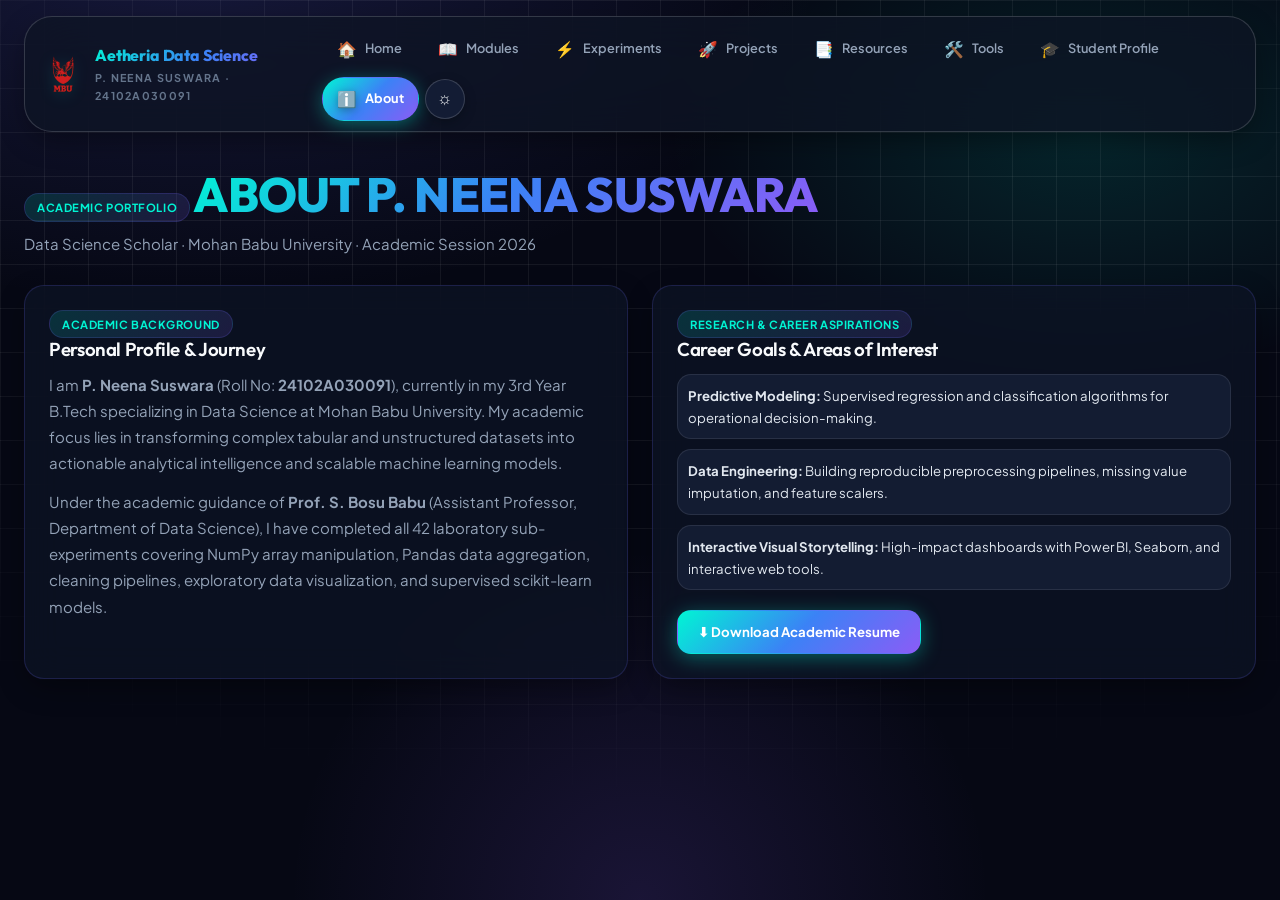
<file: ds-project-main/project/about.html>
<!DOCTYPE html>
<html lang="en">
<head>
  <meta charset="utf-8">
  <meta name="viewport" content="width=device-width, initial-scale=1, viewport-fit=cover">
  <title>About · P. Neena Suswara · Data Science</title>
  <link rel="preconnect" href="https://fonts.googleapis.com">
  <link rel="preconnect" href="https://fonts.gstatic.com" crossorigin>
  <link href="https://fonts.googleapis.com/css2?family=JetBrains+Mono:wght@400;500;700&family=Outfit:wght@400;500;600;700;800&family=Plus+Jakarta+Sans:wght@400;500;600;700;800&display=swap" rel="stylesheet">
  <link rel="stylesheet" href="css/style.css">
  <link rel="stylesheet" href="css/lab3d.css">
</head>
<body data-page="about">
  <div id="app"></div>
  <script src="js/data.js"></script>
  <script src="js/config.js"></script>
  <script src="js/code-samples.js"></script>
  <script src="js/app.js"></script>
  <script src="js/lab3d.js"></script>
</body>
</html>
</file>
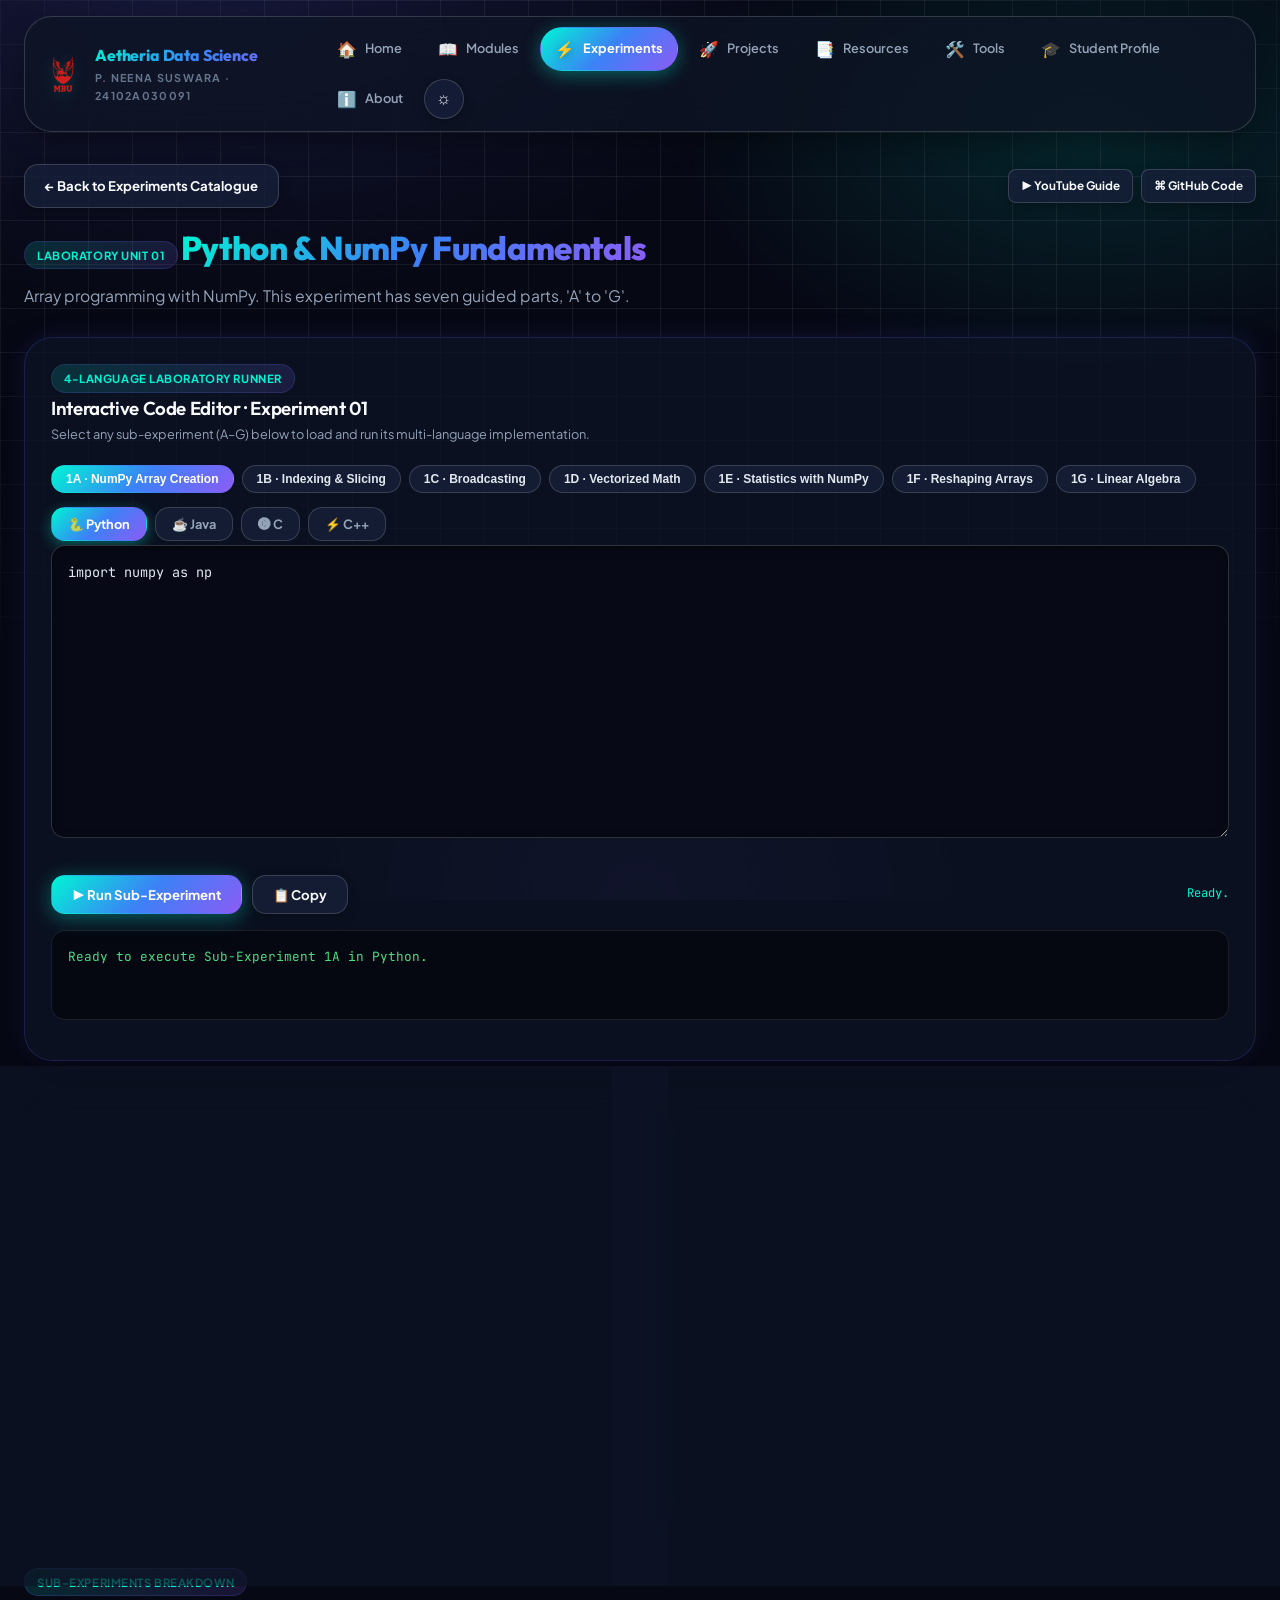
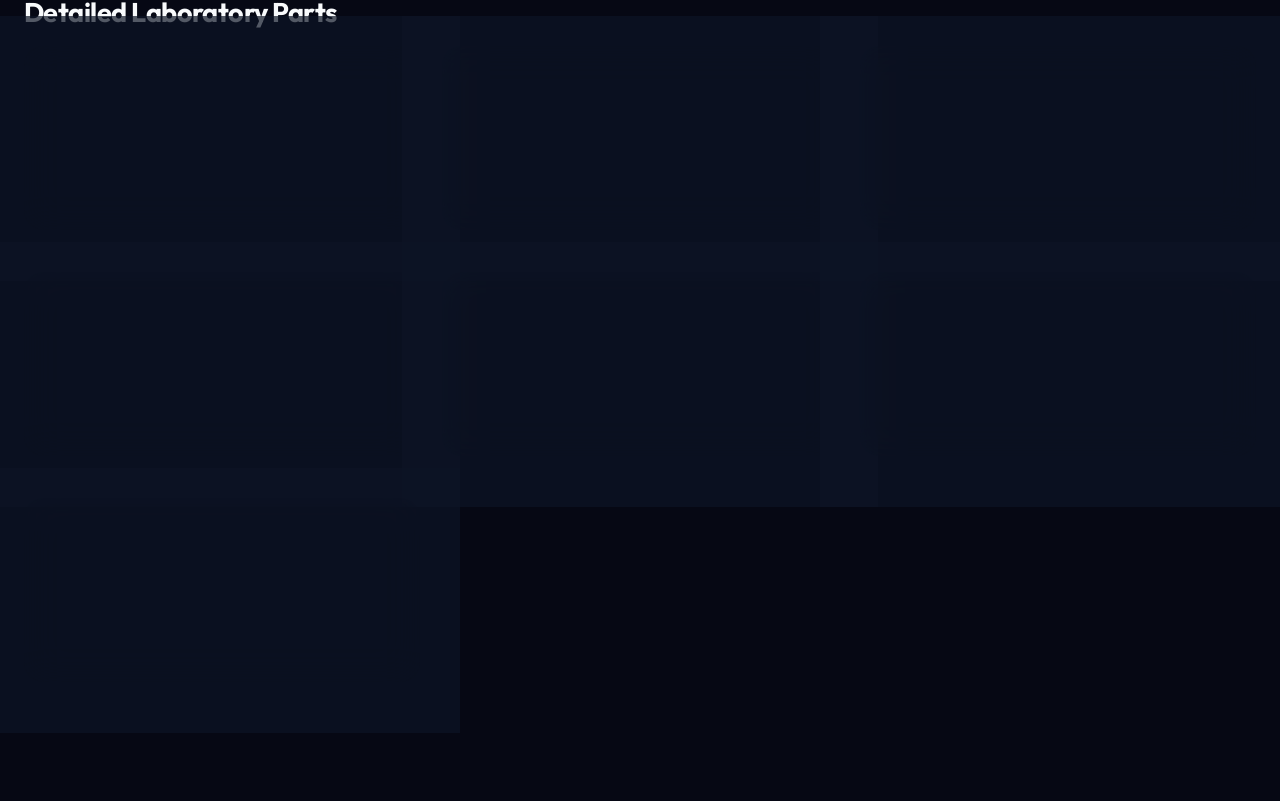
<file: ds-project-main/project/experiment.html>
<!DOCTYPE html>
<html lang="en">
<head>
  <meta charset="utf-8">
  <meta name="viewport" content="width=device-width, initial-scale=1, viewport-fit=cover">
  <title>Laboratory Unit · P. Neena Suswara</title>
  <link rel="preconnect" href="https://fonts.googleapis.com">
  <link rel="preconnect" href="https://fonts.gstatic.com" crossorigin>
  <link href="https://fonts.googleapis.com/css2?family=JetBrains+Mono:wght@400;500;700&family=Outfit:wght@400;500;600;700;800&family=Plus+Jakarta+Sans:wght@400;500;600;700;800&display=swap" rel="stylesheet">
  <link rel="stylesheet" href="css/style.css">
  <link rel="stylesheet" href="css/lab3d.css">
</head>
<body data-page="experiment">
  <div id="app"></div>
  <script src="js/data.js"></script>
  <script src="js/config.js"></script>
  <script src="js/code-samples.js"></script>
  <script src="js/app.js"></script>
  <script src="js/lab3d.js"></script>
</body>
</html>
</file>
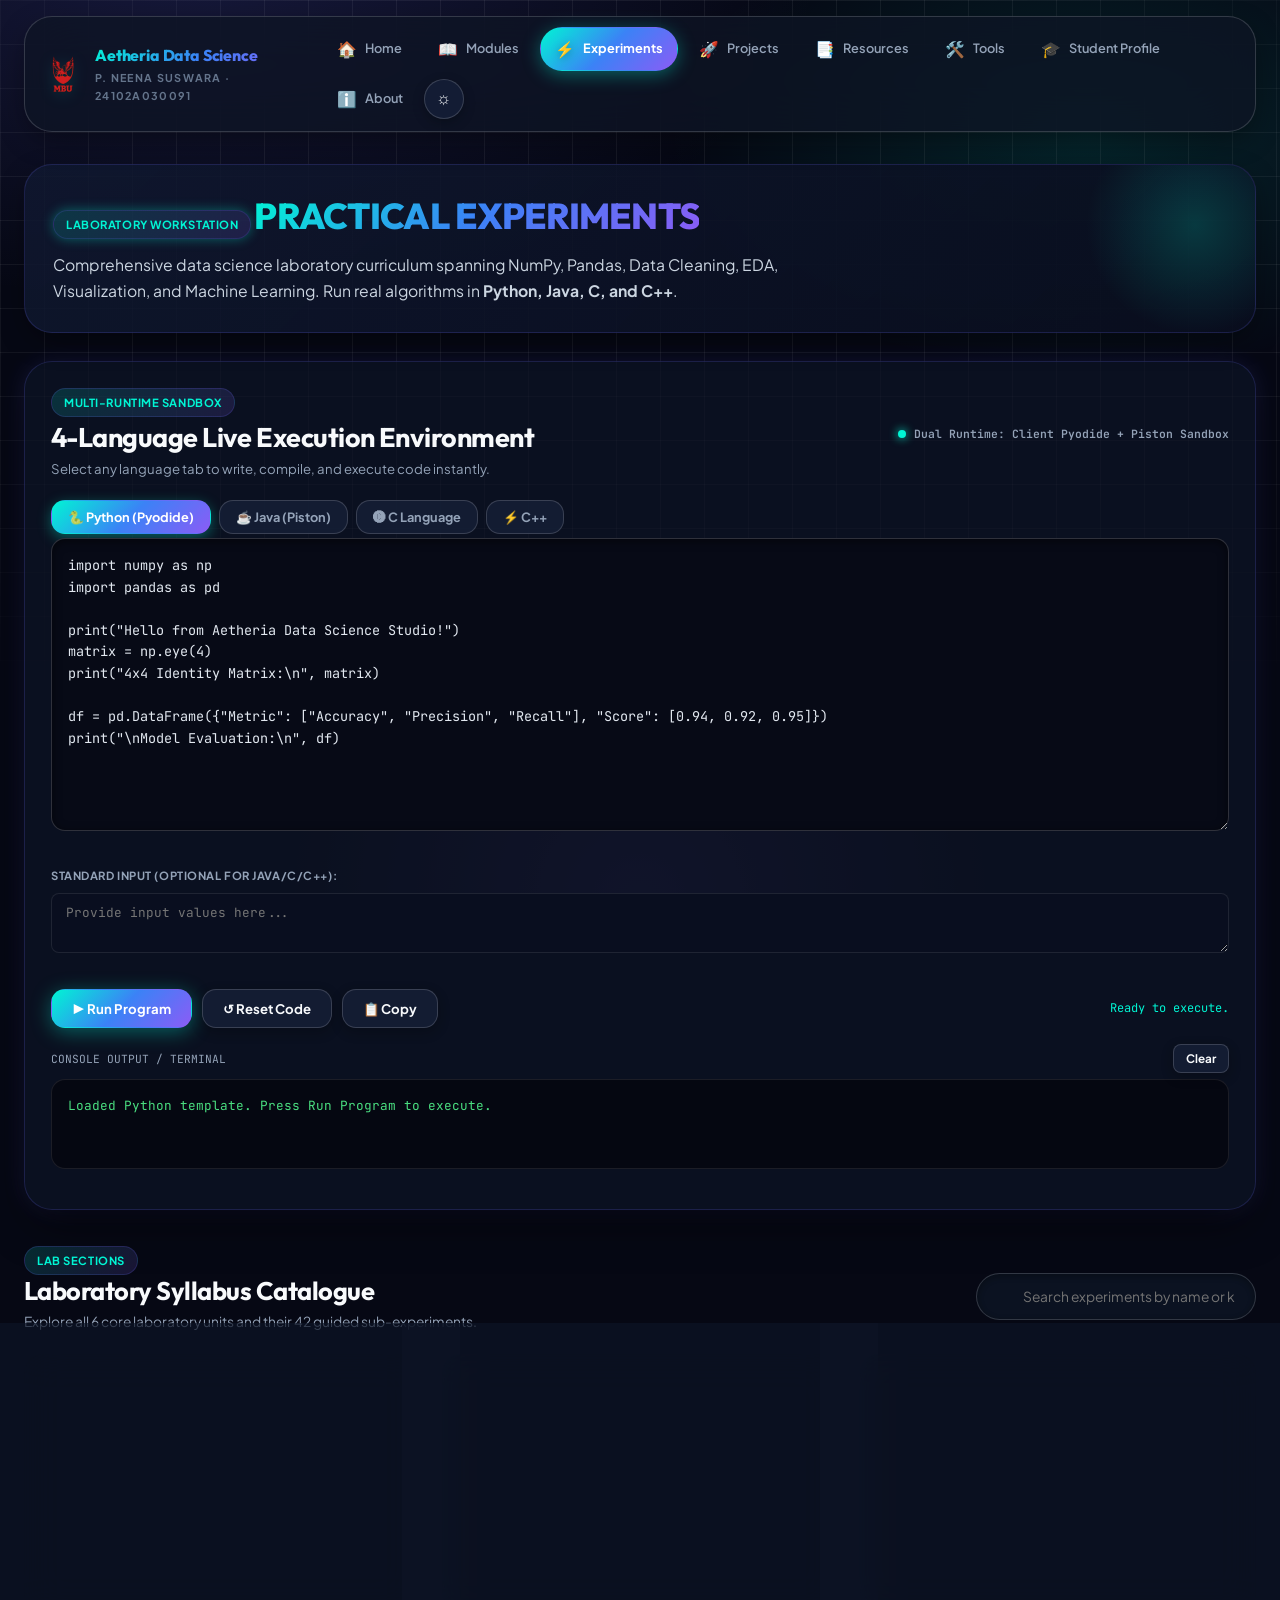
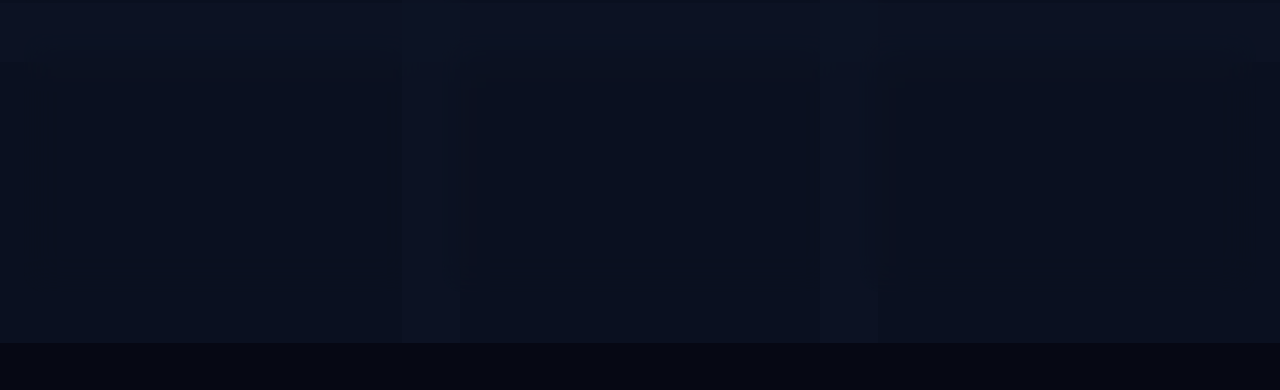
<file: ds-project-main/project/experiments.html>
<!DOCTYPE html>
<html lang="en">
<head>
  <meta charset="utf-8">
  <meta name="viewport" content="width=device-width, initial-scale=1, viewport-fit=cover">
  <title>Experiments &amp; 4-Language Compiler · P. Neena Suswara</title>
  <link rel="preconnect" href="https://fonts.googleapis.com">
  <link rel="preconnect" href="https://fonts.gstatic.com" crossorigin>
  <link href="https://fonts.googleapis.com/css2?family=JetBrains+Mono:wght@400;500;700&family=Outfit:wght@400;500;600;700;800&family=Plus+Jakarta+Sans:wght@400;500;600;700;800&display=swap" rel="stylesheet">
  <link rel="stylesheet" href="css/style.css">
  <link rel="stylesheet" href="css/lab3d.css">
</head>
<body data-page="experiments">
  <div id="app"></div>
  <script src="js/data.js"></script>
  <script src="js/config.js"></script>
  <script src="js/code-samples.js"></script>
  <script src="js/app.js"></script>
  <script src="js/lab3d.js"></script>
</body>
</html>
</file>
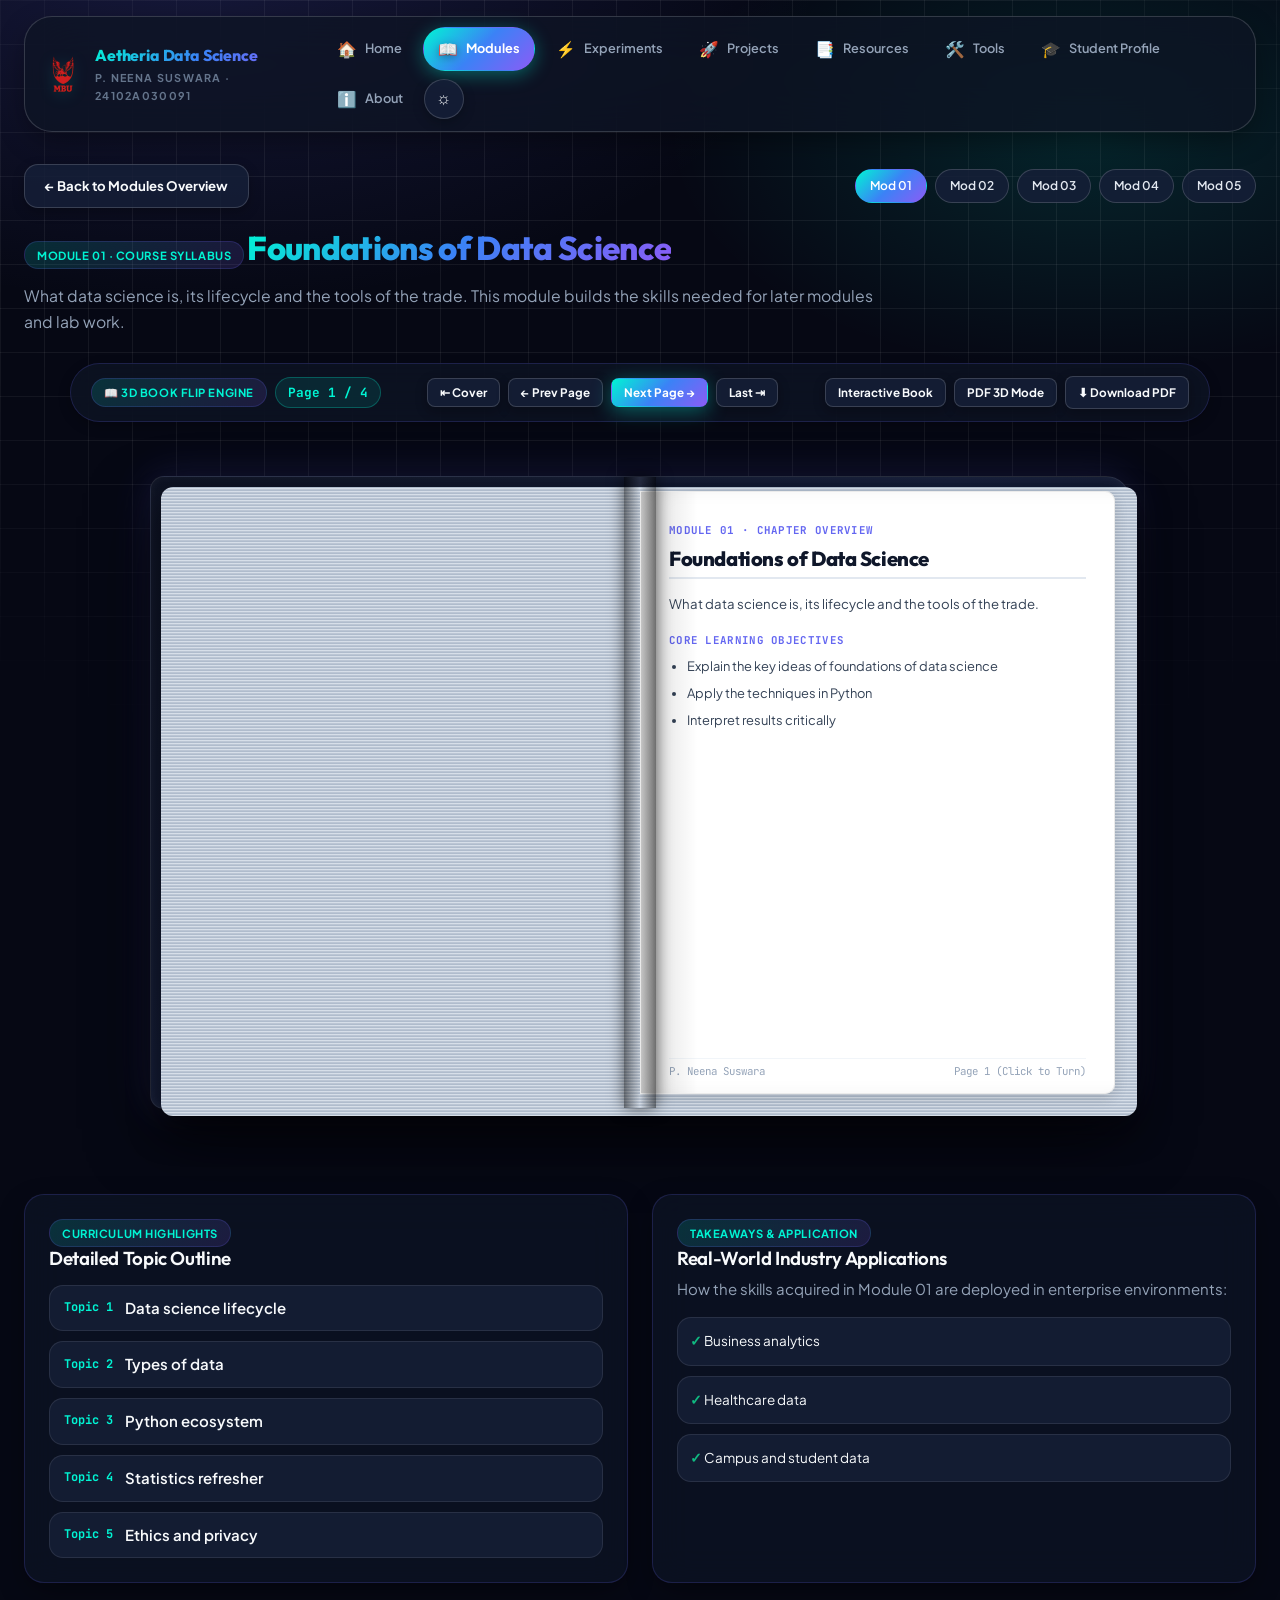
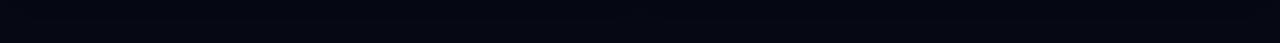
<file: ds-project-main/project/module.html>
<!DOCTYPE html>
<html lang="en">
<head>
  <meta charset="utf-8">
  <meta name="viewport" content="width=device-width, initial-scale=1, viewport-fit=cover">
  <title>Module Study Guide &amp; 3D Book · P. Neena Suswara</title>
  <link rel="preconnect" href="https://fonts.googleapis.com">
  <link rel="preconnect" href="https://fonts.gstatic.com" crossorigin>
  <link href="https://fonts.googleapis.com/css2?family=JetBrains+Mono:wght@400;500;700&family=Outfit:wght@400;500;600;700;800&family=Plus+Jakarta+Sans:wght@400;500;600;700;800&display=swap" rel="stylesheet">
  <link rel="stylesheet" href="css/style.css">
  <link rel="stylesheet" href="css/lab3d.css">
</head>
<body data-page="module">
  <div id="app"></div>
  <script src="js/data.js"></script>
  <script src="js/config.js"></script>
  <script src="js/code-samples.js"></script>
  <script src="js/app.js"></script>
  <script src="js/lab3d.js"></script>
</body>
</html>
</file>
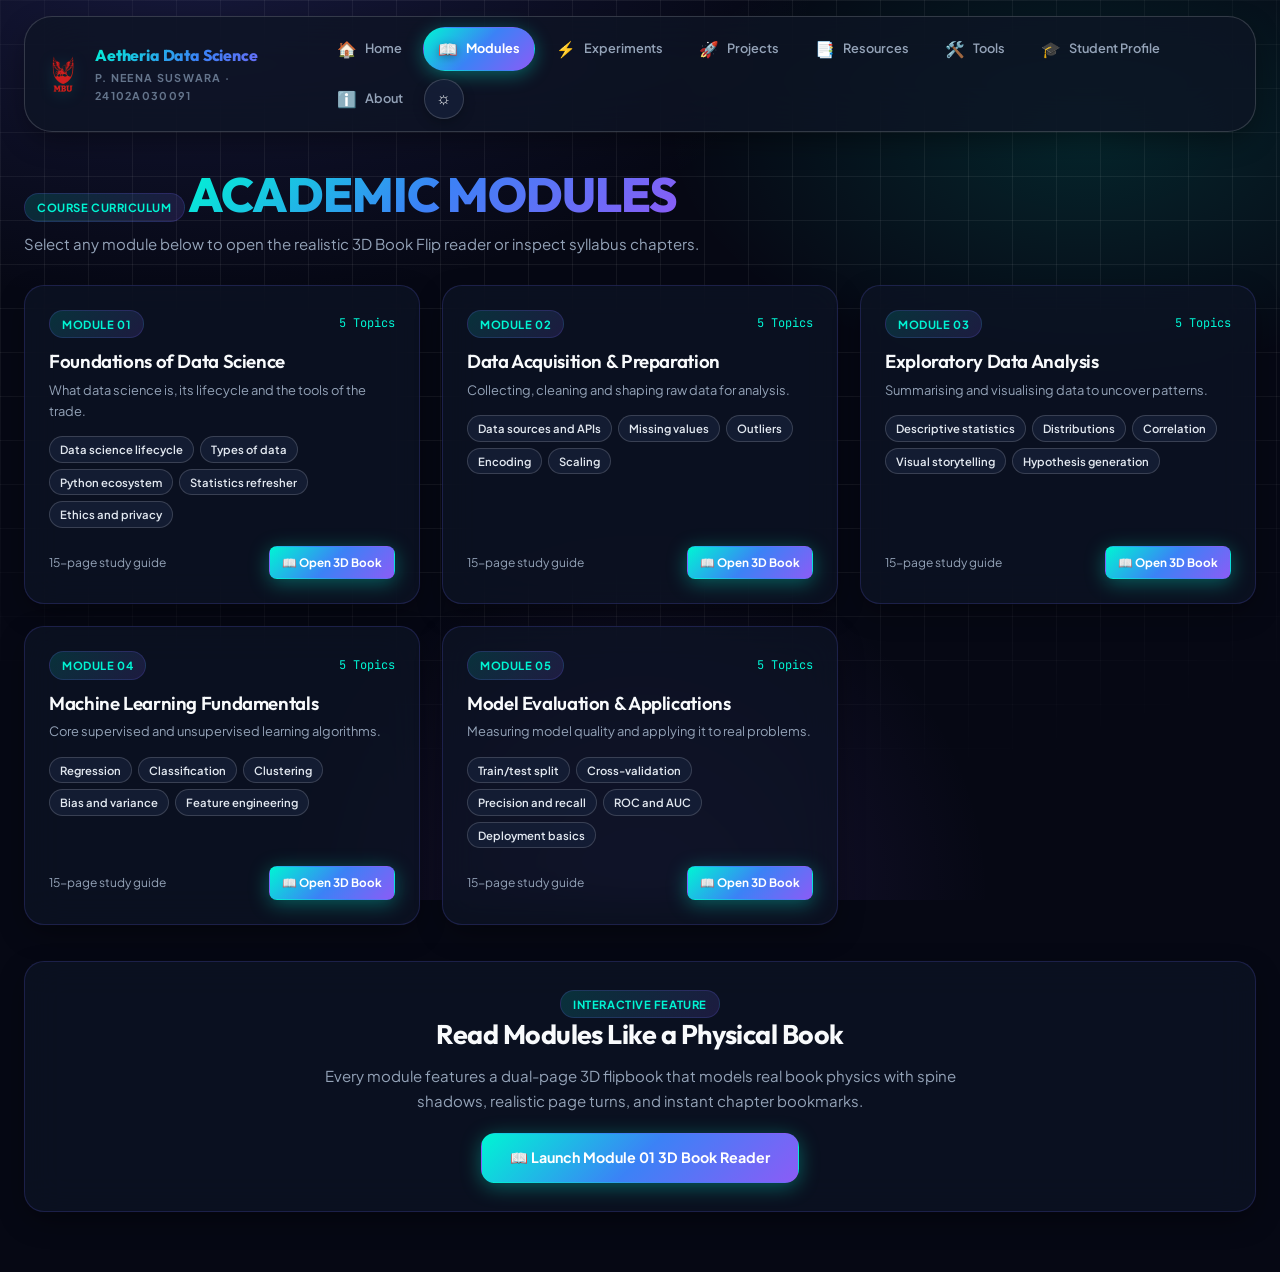
<file: ds-project-main/project/modules.html>
<!DOCTYPE html>
<html lang="en">
<head>
  <meta charset="utf-8">
  <meta name="viewport" content="width=device-width, initial-scale=1, viewport-fit=cover">
  <title>Modules · Data Science Studio · P. Neena Suswara</title>
  <link rel="preconnect" href="https://fonts.googleapis.com">
  <link rel="preconnect" href="https://fonts.gstatic.com" crossorigin>
  <link href="https://fonts.googleapis.com/css2?family=JetBrains+Mono:wght@400;500;700&family=Outfit:wght@400;500;600;700;800&family=Plus+Jakarta+Sans:wght@400;500;600;700;800&display=swap" rel="stylesheet">
  <link rel="stylesheet" href="css/style.css">
  <link rel="stylesheet" href="css/lab3d.css">
</head>
<body data-page="modules">
  <div id="app"></div>
  <script src="js/data.js"></script>
  <script src="js/config.js"></script>
  <script src="js/code-samples.js"></script>
  <script src="js/app.js"></script>
  <script src="js/lab3d.js"></script>
</body>
</html>
</file>
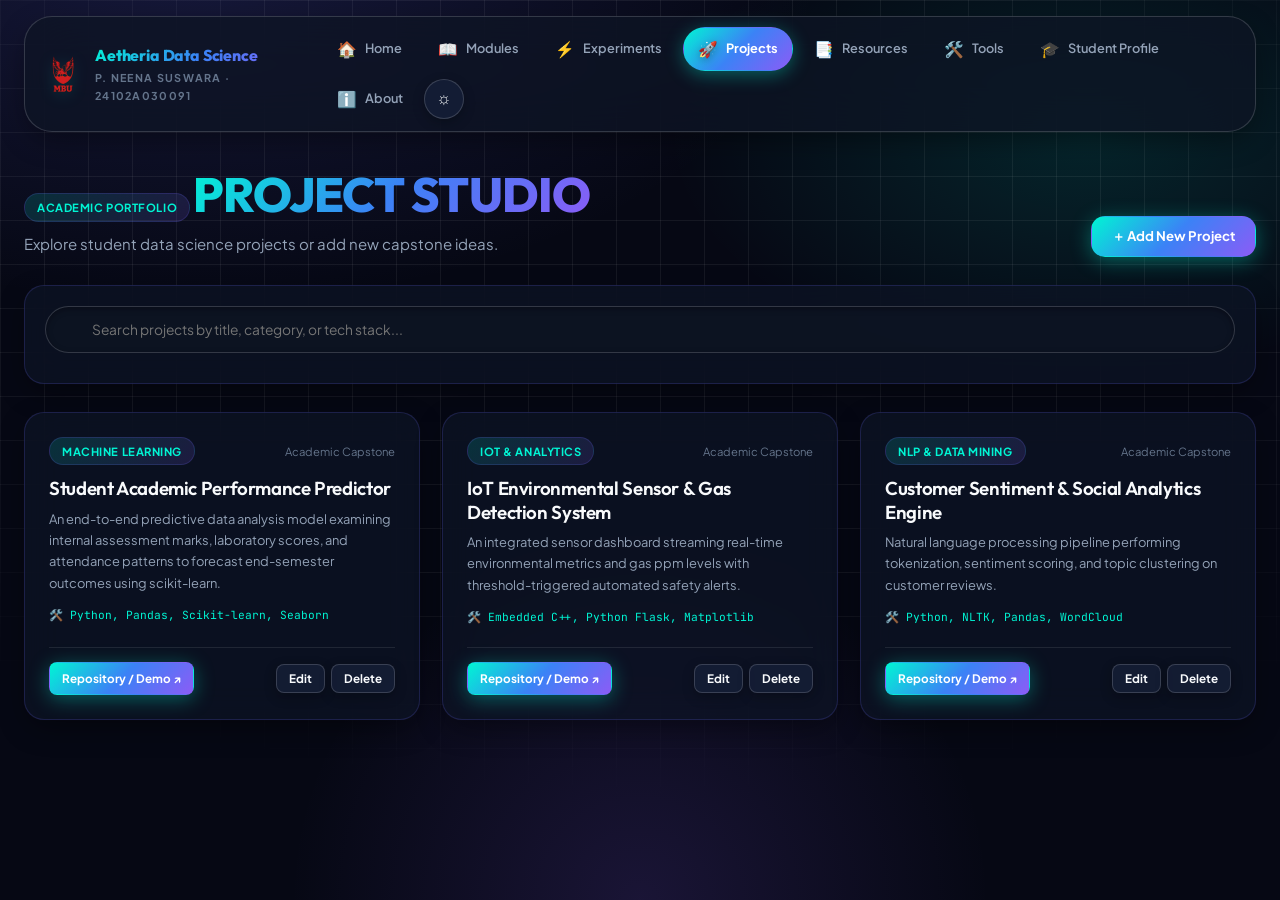
<file: ds-project-main/project/projects.html>
<!DOCTYPE html>
<html lang="en">
<head>
  <meta charset="utf-8">
  <meta name="viewport" content="width=device-width, initial-scale=1, viewport-fit=cover">
  <title>Projects Studio · P. Neena Suswara</title>
  <link rel="preconnect" href="https://fonts.googleapis.com">
  <link rel="preconnect" href="https://fonts.gstatic.com" crossorigin>
  <link href="https://fonts.googleapis.com/css2?family=JetBrains+Mono:wght@400;500;700&family=Outfit:wght@400;500;600;700;800&family=Plus+Jakarta+Sans:wght@400;500;600;700;800&display=swap" rel="stylesheet">
  <link rel="stylesheet" href="css/style.css">
  <link rel="stylesheet" href="css/lab3d.css">
</head>
<body data-page="projects">
  <div id="app"></div>
  <script src="js/data.js"></script>
  <script src="js/config.js"></script>
  <script src="js/code-samples.js"></script>
  <script src="js/app.js"></script>
  <script src="js/lab3d.js"></script>
</body>
</html>
</file>
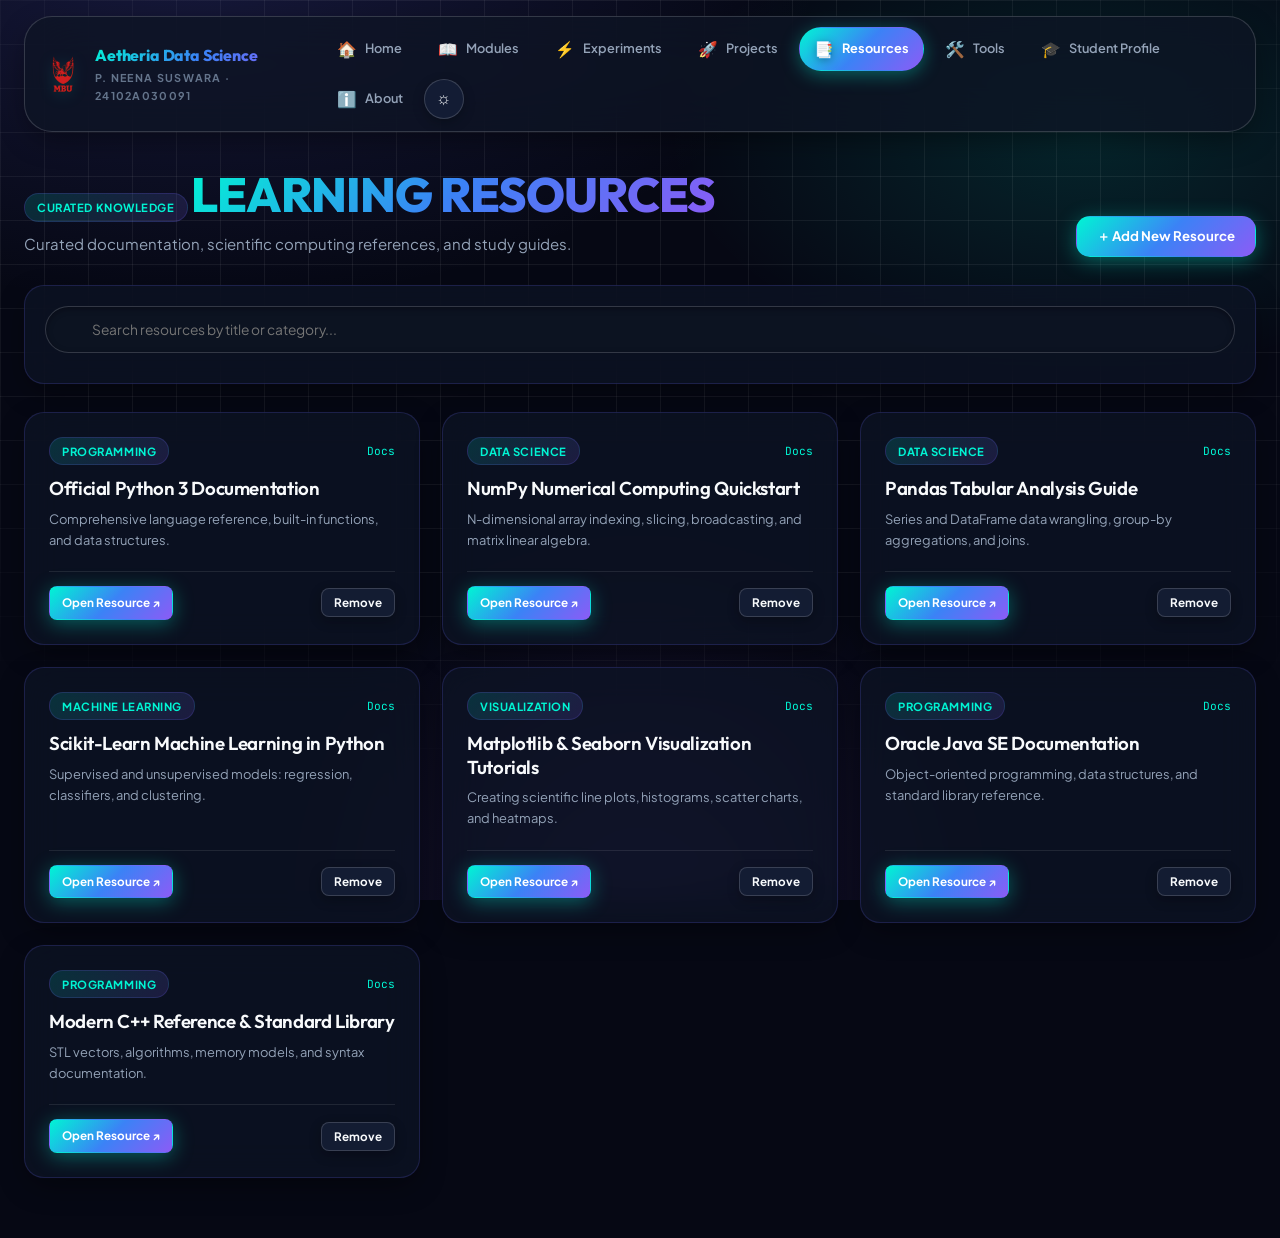
<file: ds-project-main/project/resources.html>
<!DOCTYPE html>
<html lang="en">
<head>
  <meta charset="utf-8">
  <meta name="viewport" content="width=device-width, initial-scale=1, viewport-fit=cover">
  <title>Resources &amp; Library · P. Neena Suswara</title>
  <link rel="preconnect" href="https://fonts.googleapis.com">
  <link rel="preconnect" href="https://fonts.gstatic.com" crossorigin>
  <link href="https://fonts.googleapis.com/css2?family=JetBrains+Mono:wght@400;500;700&family=Outfit:wght@400;500;600;700;800&family=Plus+Jakarta+Sans:wght@400;500;600;700;800&display=swap" rel="stylesheet">
  <link rel="stylesheet" href="css/style.css">
  <link rel="stylesheet" href="css/lab3d.css">
</head>
<body data-page="resources">
  <div id="app"></div>
  <script src="js/data.js"></script>
  <script src="js/config.js"></script>
  <script src="js/code-samples.js"></script>
  <script src="js/app.js"></script>
  <script src="js/lab3d.js"></script>
</body>
</html>
</file>
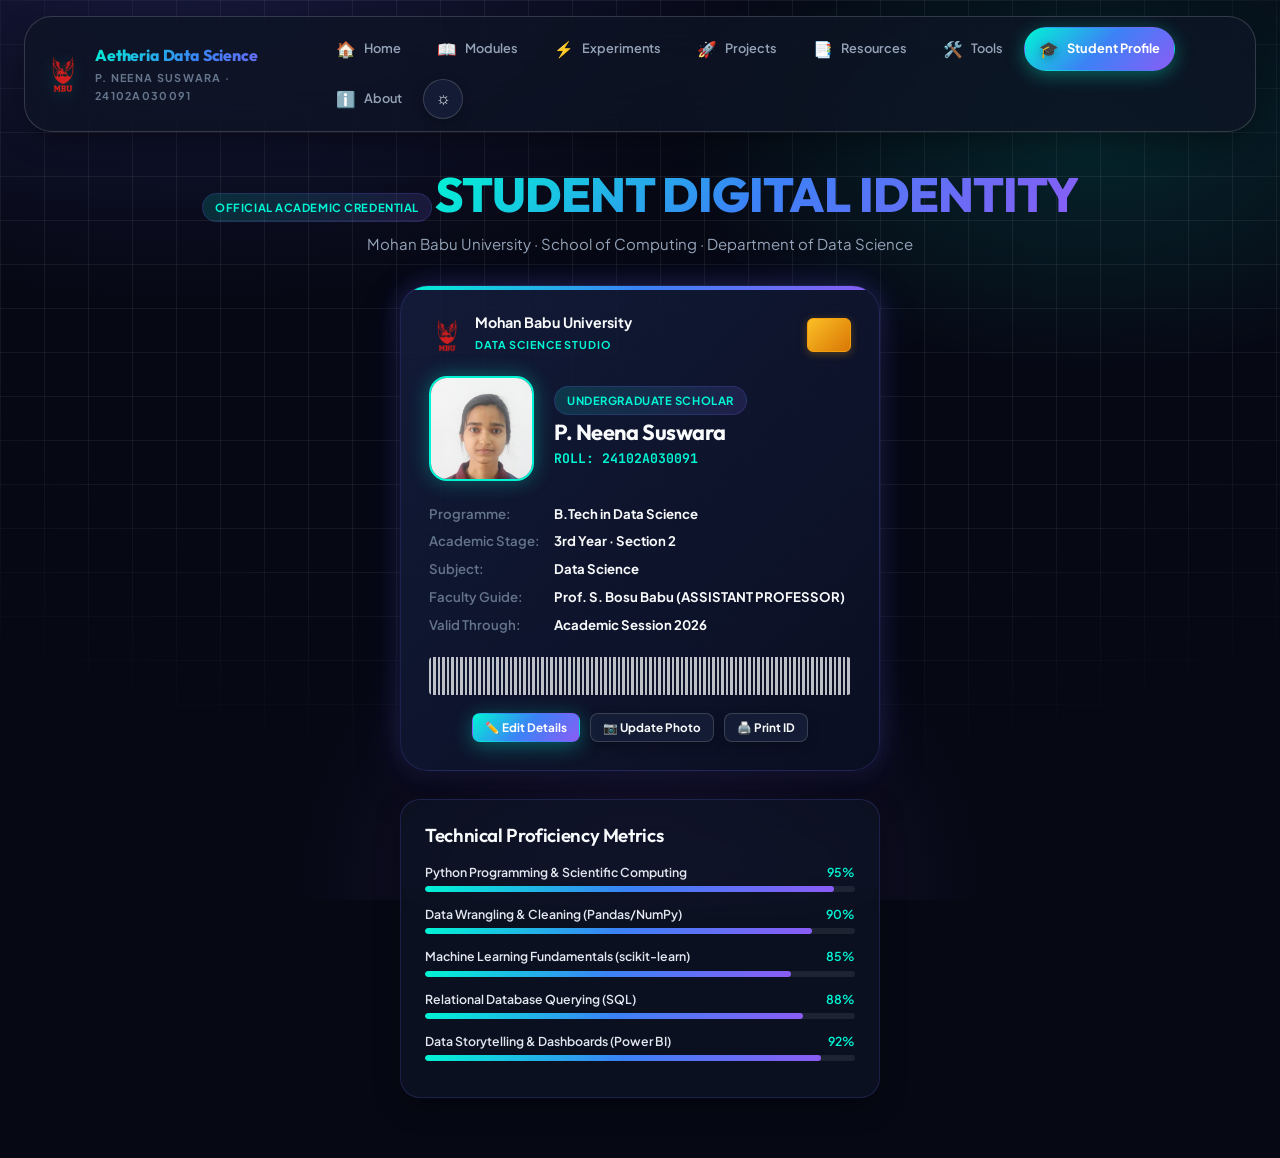
<file: ds-project-main/project/student.html>
<!DOCTYPE html>
<html lang="en">
<head>
  <meta charset="utf-8">
  <meta name="viewport" content="width=device-width, initial-scale=1, viewport-fit=cover">
  <title>Student Profile &amp; ID Card · P. Neena Suswara</title>
  <link rel="preconnect" href="https://fonts.googleapis.com">
  <link rel="preconnect" href="https://fonts.gstatic.com" crossorigin>
  <link href="https://fonts.googleapis.com/css2?family=JetBrains+Mono:wght@400;500;700&family=Outfit:wght@400;500;600;700;800&family=Plus+Jakarta+Sans:wght@400;500;600;700;800&display=swap" rel="stylesheet">
  <link rel="stylesheet" href="css/style.css">
  <link rel="stylesheet" href="css/lab3d.css">
</head>
<body data-page="student">
  <div id="app"></div>
  <script src="js/data.js"></script>
  <script src="js/config.js"></script>
  <script src="js/code-samples.js"></script>
  <script src="js/app.js"></script>
  <script src="js/lab3d.js"></script>
</body>
</html>
</file>
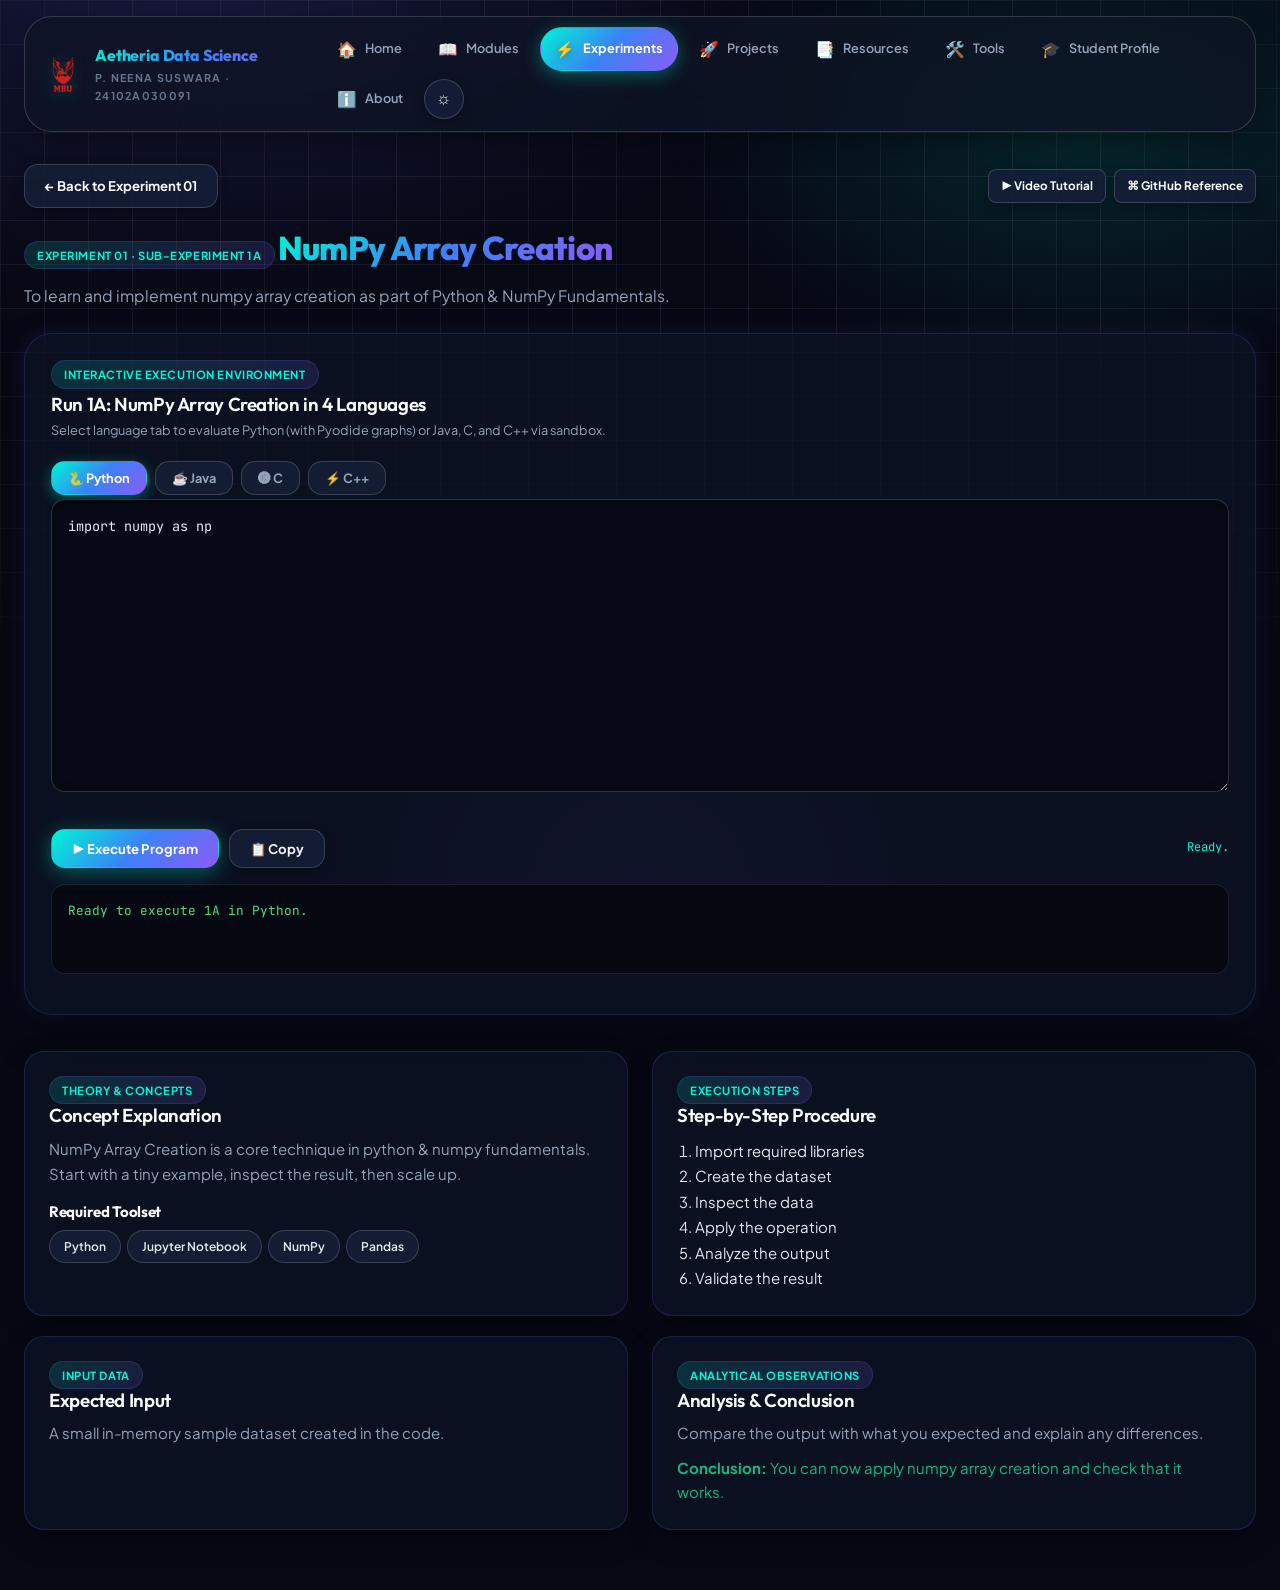
<file: ds-project-main/project/subexperiment.html>
<!DOCTYPE html>
<html lang="en">
<head>
  <meta charset="utf-8">
  <meta name="viewport" content="width=device-width, initial-scale=1, viewport-fit=cover">
  <title>Sub-Experiment Workspace · P. Neena Suswara</title>
  <link rel="preconnect" href="https://fonts.googleapis.com">
  <link rel="preconnect" href="https://fonts.gstatic.com" crossorigin>
  <link href="https://fonts.googleapis.com/css2?family=JetBrains+Mono:wght@400;500;700&family=Outfit:wght@400;500;600;700;800&family=Plus+Jakarta+Sans:wght@400;500;600;700;800&display=swap" rel="stylesheet">
  <link rel="stylesheet" href="css/style.css">
  <link rel="stylesheet" href="css/lab3d.css">
</head>
<body data-page="sub">
  <div id="app"></div>
  <script src="js/data.js"></script>
  <script src="js/config.js"></script>
  <script src="js/code-samples.js"></script>
  <script src="js/app.js"></script>
  <script src="js/lab3d.js"></script>
</body>
</html>
</file>
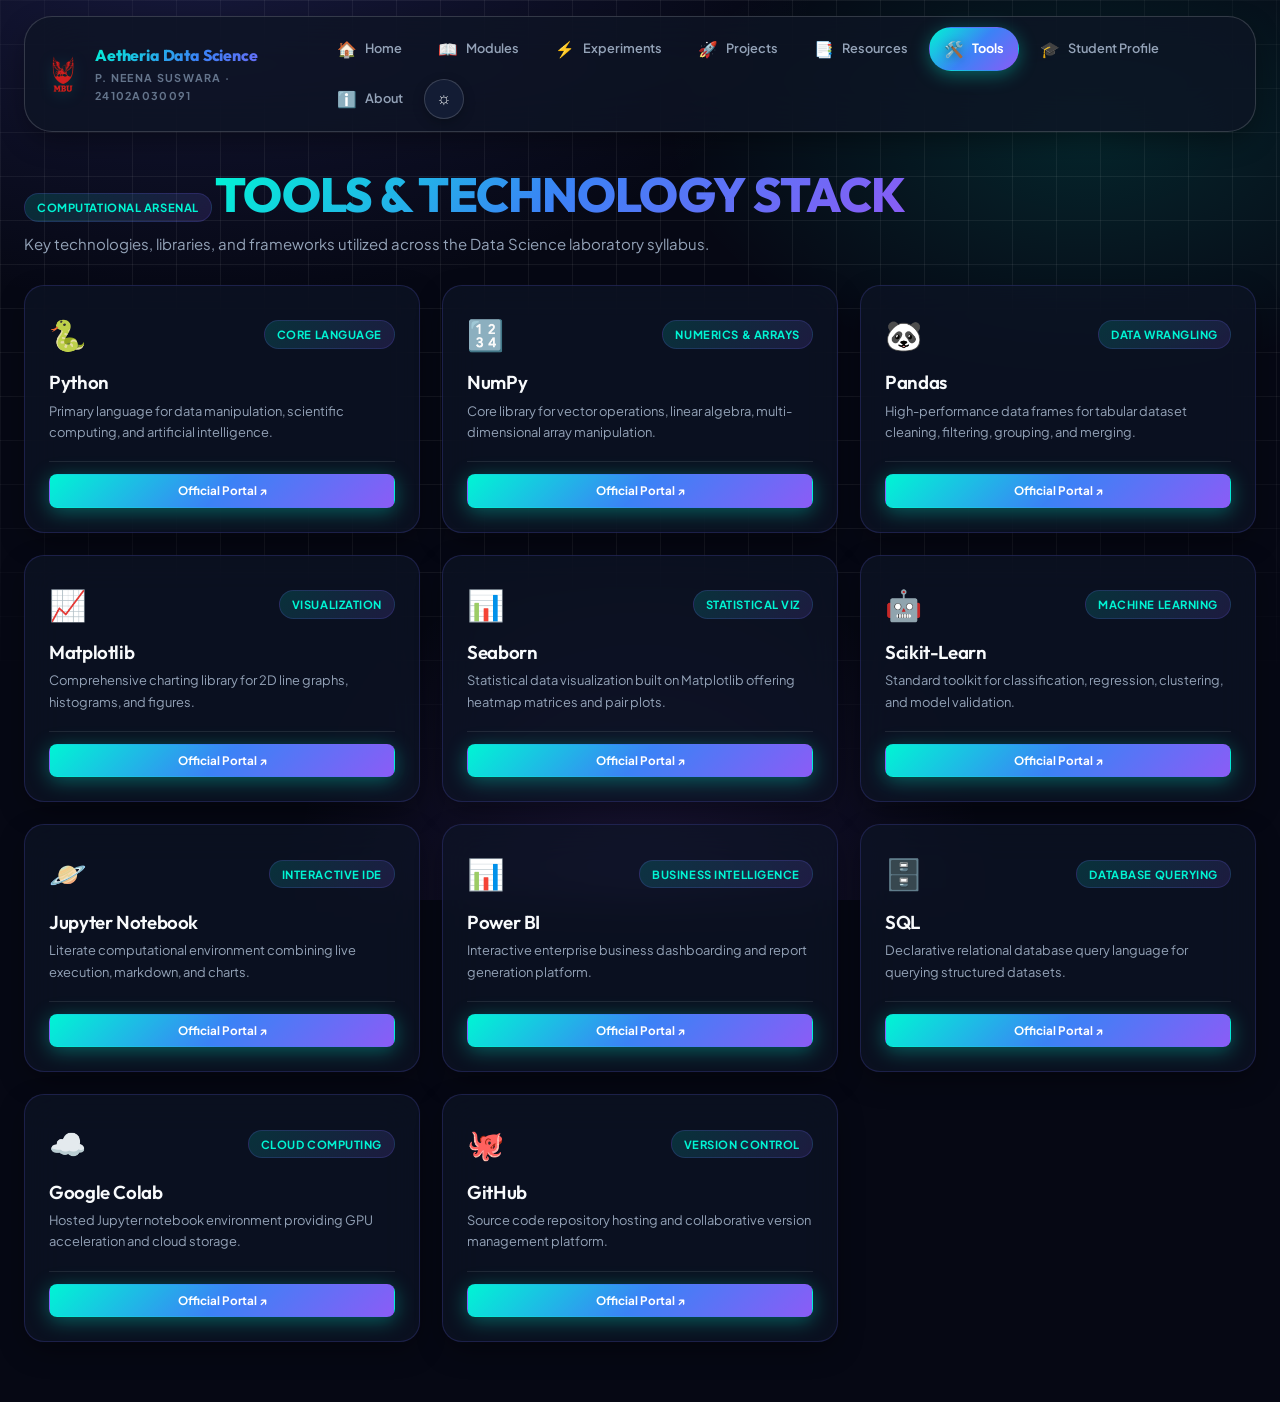
<file: ds-project-main/project/tools.html>
<!DOCTYPE html>
<html lang="en">
<head>
  <meta charset="utf-8">
  <meta name="viewport" content="width=device-width, initial-scale=1, viewport-fit=cover">
  <title>Tools &amp; Tech Stack · P. Neena Suswara</title>
  <link rel="preconnect" href="https://fonts.googleapis.com">
  <link rel="preconnect" href="https://fonts.gstatic.com" crossorigin>
  <link href="https://fonts.googleapis.com/css2?family=JetBrains+Mono:wght@400;500;700&family=Outfit:wght@400;500;600;700;800&family=Plus+Jakarta+Sans:wght@400;500;600;700;800&display=swap" rel="stylesheet">
  <link rel="stylesheet" href="css/style.css">
  <link rel="stylesheet" href="css/lab3d.css">
</head>
<body data-page="tools">
  <div id="app"></div>
  <script src="js/data.js"></script>
  <script src="js/config.js"></script>
  <script src="js/code-samples.js"></script>
  <script src="js/app.js"></script>
  <script src="js/lab3d.js"></script>
</body>
</html>
</file>
<file: ds-project-main/project/css/style.css>
/* ==========================================================================
   AETHERIA DATA SCIENCE STUDIO — SIGNATURE DESIGN SYSTEM
   Author: P. Neena Suswara (Roll No: 24102A030091)
   Faculty Mentor: Prof. S. Bosu Babu (Assistant Professor)
   Institution: Mohan Babu University · Academic Year 2026
   Theme: Obsidian & Neon Horizon / Crystal Glassmorphism
   ========================================================================== */

@import url("https://fonts.googleapis.com/css2?family=JetBrains+Mono:wght@400;500;600;700&family=Outfit:wght@400;500;600;700;800;900&family=Plus+Jakarta+Sans:wght@400;500;600;700;800&display=swap");

:root {
  /* Dark Mode Palette (Default) */
  --bg-base: #060814;
  --bg-surface: rgba(14, 20, 36, 0.75);
  --bg-surface-elevated: rgba(22, 31, 56, 0.85);
  --bg-surface-hover: rgba(30, 42, 74, 0.9);
  --card-bg: rgba(13, 20, 38, 0.7);
  --card-border: rgba(99, 102, 241, 0.2);
  --card-border-hover: rgba(0, 245, 212, 0.6);

  /* Brand Accents */
  --neon-cyan: #00f5d4;
  --neon-violet: #8b5cf6;
  --neon-blue: #3b82f6;
  --neon-amber: #f59e0b;
  --neon-emerald: #10b981;
  --neon-rose: #f43f5e;

  /* Theme Tokens */
  --pri: #f8fafc;
  --sec: #cbd5e1;
  --tx: #e2e8f0;
  --tx-muted: #94a3b8;
  --tx-dim: #64748b;
  --acc: var(--neon-cyan);
  --acc-glow: rgba(0, 245, 212, 0.35);
  --acc-gradient: linear-gradient(135deg, #00f5d4 0%, #3b82f6 50%, #8b5cf6 100%);
  --acc-gradient-subtle: linear-gradient(135deg, rgba(0, 245, 212, 0.15), rgba(139, 92, 246, 0.15));
  --border: rgba(255, 255, 255, 0.09);
  --border-light: rgba(255, 255, 255, 0.16);

  /* Shadows & Depth */
  --shadow-sm: 0 4px 12px rgba(0, 0, 0, 0.25);
  --shadow-md: 0 10px 30px -5px rgba(0, 0, 0, 0.45), 0 0 1px rgba(255, 255, 255, 0.1);
  --shadow-lg: 0 20px 45px -10px rgba(0, 0, 0, 0.6), 0 0 25px rgba(99, 102, 241, 0.15);
  --shadow-glow: 0 0 35px rgba(0, 245, 212, 0.22);

  /* Typography */
  --font-display: "Outfit", -apple-system, BlinkMacSystemFont, sans-serif;
  --font-body: "Plus Jakarta Sans", -apple-system, BlinkMacSystemFont, sans-serif;
  --font-mono: "JetBrains Mono", Consolas, monospace;

  --radius-sm: 8px;
  --radius-md: 14px;
  --radius-lg: 20px;
  --radius-xl: 28px;
  --radius-full: 9999px;
}

[data-theme="light"] {
  --bg-base: #f0f4f9;
  --bg-surface: rgba(255, 255, 255, 0.85);
  --bg-surface-elevated: rgba(255, 255, 255, 0.95);
  --bg-surface-hover: #ffffff;
  --card-bg: rgba(255, 255, 255, 0.88);
  --card-border: rgba(99, 102, 241, 0.18);
  --card-border-hover: rgba(0, 180, 160, 0.7);

  --neon-cyan: #00b4a0;
  --neon-violet: #6366f1;
  --neon-blue: #2563eb;
  --neon-amber: #d97706;

  --pri: #0f172a;
  --sec: #334155;
  --tx: #1e293b;
  --tx-muted: #64748b;
  --tx-dim: #94a3b8;
  --acc: #0284c7;
  --acc-glow: rgba(2, 132, 199, 0.25);
  --acc-gradient: linear-gradient(135deg, #0284c7 0%, #6366f1 60%, #8b5cf6 100%);
  --acc-gradient-subtle: linear-gradient(135deg, rgba(2, 132, 199, 0.1), rgba(99, 102, 241, 0.1));
  --border: rgba(15, 23, 42, 0.1);
  --border-light: rgba(15, 23, 42, 0.18);

  --shadow-sm: 0 4px 12px rgba(15, 23, 42, 0.05);
  --shadow-md: 0 10px 25px -4px rgba(15, 23, 42, 0.08);
  --shadow-lg: 0 20px 40px -8px rgba(15, 23, 42, 0.12);
  --shadow-glow: 0 0 28px rgba(2, 132, 199, 0.18);
}

/* Base Styles */
*, *::before, *::after {
  box-sizing: border-box;
  margin: 0;
  padding: 0;
}

html {
  scroll-behavior: smooth;
  font-size: 15px;
}

body {
  background-color: var(--bg-base);
  color: var(--tx);
  font-family: var(--font-body);
  line-height: 1.65;
  min-height: 100vh;
  position: relative;
  overflow-x: hidden;
  background-image:
    radial-gradient(ellipse 900px 500px at 15% -5%, rgba(99, 102, 241, 0.18), transparent 70%),
    radial-gradient(ellipse 700px 400px at 85% 15%, rgba(0, 245, 212, 0.12), transparent 60%),
    radial-gradient(circle 500px at 50% 100%, rgba(139, 92, 246, 0.15), transparent 70%);
  background-attachment: fixed;
  transition: background-color 0.4s ease, color 0.4s ease;
}

/* Background Cyber Grid */
body::before {
  content: "";
  position: fixed;
  inset: 0;
  background-image:
    linear-gradient(to right, var(--border) 1px, transparent 1px),
    linear-gradient(to bottom, var(--border) 1px, transparent 1px);
  background-size: 44px 44px;
  mask-image: radial-gradient(ellipse 80% 60% at 50% 30%, #000 60%, transparent 100%);
  -webkit-mask-image: radial-gradient(ellipse 80% 60% at 50% 30%, #000 60%, transparent 100%);
  pointer-events: none;
  z-index: 0;
  opacity: 0.7;
}

#app {
  max-width: 1380px;
  margin: 0 auto;
  padding: 16px 24px 60px;
  position: relative;
  z-index: 1;
}

/* Typography & Headings */
h1, h2, h3, h4, h5 {
  font-family: var(--font-display);
  color: var(--pri);
  font-weight: 700;
  line-height: 1.25;
  letter-spacing: -0.02em;
}

h1 {
  font-size: clamp(2rem, 3.8vw, 3.2rem);
  font-weight: 800;
  background: var(--acc-gradient);
  -webkit-background-clip: text;
  background-clip: text;
  color: transparent;
  display: inline-block;
  margin-bottom: 8px;
}

h2 {
  font-size: clamp(1.3rem, 2.2vw, 1.8rem);
  margin-bottom: 12px;
}

h3 {
  font-size: 1.25rem;
  font-weight: 600;
}

p {
  color: var(--tx-muted);
}

a {
  color: inherit;
  text-decoration: none;
  transition: all 0.25s cubic-bezier(0.16, 1, 0.3, 1);
}

code, pre {
  font-family: var(--font-mono);
}

/* Top Navigation Dock */
.header-dock {
  display: flex;
  align-items: center;
  justify-content: space-between;
  gap: 16px;
  padding: 10px 18px;
  background: var(--bg-surface);
  backdrop-filter: blur(24px);
  -webkit-backdrop-filter: blur(24px);
  border: 1px solid var(--border-light);
  border-radius: var(--radius-xl);
  box-shadow: var(--shadow-md);
  margin-bottom: 32px;
  position: sticky;
  top: 14px;
  z-index: 100;
  transition: all 0.3s ease;
}

.brand-wrapper {
  display: flex;
  align-items: center;
  gap: 12px;
}

.brand-logo {
  height: 44px;
  width: auto;
  display: flex;
  align-items: center;
  filter: drop-shadow(0 2px 8px rgba(0, 245, 212, 0.2));
  transition: transform 0.3s ease;
}

.brand-logo:hover {
  transform: scale(1.05) rotate(-2deg);
}

.brand-info {
  display: flex;
  flex-direction: column;
}

.brand-title {
  font-family: var(--font-display);
  font-weight: 800;
  font-size: 1.05rem;
  letter-spacing: -0.01em;
  background: var(--acc-gradient);
  -webkit-background-clip: text;
  background-clip: text;
  color: transparent;
}

.brand-subtitle {
  font-size: 0.72rem;
  letter-spacing: 0.12em;
  text-transform: uppercase;
  color: var(--tx-dim);
  font-weight: 700;
}

/* Main Navigation Bar with Attractive Icons */
.nav-menu {
  display: flex;
  align-items: center;
  gap: 6px;
  flex-wrap: wrap;
}

.nav-link {
  display: inline-flex;
  align-items: center;
  gap: 8px;
  padding: 8px 14px;
  border-radius: var(--radius-full);
  font-size: 0.85rem;
  font-weight: 600;
  color: var(--tx-muted);
  border: 1px solid transparent;
  background: transparent;
  transition: all 0.22s ease;
  cursor: pointer;
  white-space: nowrap;
}

.nav-link .nav-ic {
  display: inline-flex;
  align-items: center;
  justify-content: center;
  font-size: 1.05rem;
  transition: transform 0.25s ease;
}

.nav-link:hover {
  color: var(--pri);
  background: var(--acc-gradient-subtle);
  border-color: var(--card-border);
  transform: translateY(-2px);
}

.nav-link:hover .nav-ic {
  transform: scale(1.2);
}

.nav-link.active {
  color: #ffffff;
  background: var(--acc-gradient);
  border-color: transparent;
  box-shadow: 0 4px 18px var(--acc-glow);
  font-weight: 700;
}

.nav-link.active .nav-ic {
  filter: drop-shadow(0 2px 4px rgba(0,0,0,0.3));
}

.theme-toggle-btn {
  background: var(--bg-surface-elevated);
  border: 1px solid var(--border-light);
  color: var(--pri);
  width: 40px;
  height: 40px;
  border-radius: 50%;
  display: flex;
  align-items: center;
  justify-content: center;
  cursor: pointer;
  font-size: 1.1rem;
  transition: all 0.3s cubic-bezier(0.16, 1, 0.3, 1);
  box-shadow: var(--shadow-sm);
}

.theme-toggle-btn:hover {
  transform: rotate(30deg) scale(1.1);
  border-color: var(--acc);
  box-shadow: 0 0 15px var(--acc-glow);
}

.mobile-menu-btn {
  display: none;
  background: var(--bg-surface-elevated);
  border: 1px solid var(--border-light);
  color: var(--pri);
  padding: 8px 14px;
  border-radius: var(--radius-md);
  font-size: 0.9rem;
  font-weight: 700;
  cursor: pointer;
}

/* Glass Cards System */
.card {
  background: var(--card-bg);
  backdrop-filter: blur(18px);
  -webkit-backdrop-filter: blur(18px);
  border: 1px solid var(--card-border);
  border-radius: var(--radius-lg);
  padding: 24px;
  position: relative;
  overflow: hidden;
  box-shadow: var(--shadow-md);
  transition: transform 0.3s cubic-bezier(0.16, 1, 0.3, 1),
              box-shadow 0.3s cubic-bezier(0.16, 1, 0.3, 1),
              border-color 0.3s ease;
}

.card:hover {
  border-color: var(--card-border-hover);
  box-shadow: var(--shadow-lg), var(--shadow-glow);
  transform: translateY(-4px);
}

/* Animated Top Accent Line */
.card::before {
  content: "";
  position: absolute;
  top: 0;
  left: 0;
  right: 0;
  height: 2px;
  background: var(--acc-gradient);
  opacity: 0;
  transition: opacity 0.3s ease;
}

.card:hover::before {
  opacity: 1;
}

/* Badges & Pills */
.badge {
  display: inline-flex;
  align-items: center;
  gap: 6px;
  padding: 4px 12px;
  border-radius: var(--radius-full);
  font-size: 0.75rem;
  font-weight: 700;
  letter-spacing: 0.05em;
  text-transform: uppercase;
  background: var(--acc-gradient-subtle);
  border: 1px solid var(--card-border);
  color: var(--acc);
}

.badge-glow {
  box-shadow: 0 0 12px var(--acc-glow);
}

.pill {
  display: inline-flex;
  align-items: center;
  gap: 6px;
  padding: 6px 14px;
  border-radius: var(--radius-full);
  font-size: 0.8rem;
  font-weight: 600;
  background: var(--bg-surface-elevated);
  border: 1px solid var(--border-light);
  color: var(--tx);
  cursor: pointer;
  transition: all 0.2s ease;
}

.pill:hover {
  background: var(--bg-surface-hover);
  border-color: var(--acc);
  color: var(--pri);
  transform: translateY(-2px);
}

/* Buttons */
.btn {
  display: inline-flex;
  align-items: center;
  justify-content: center;
  gap: 8px;
  padding: 10px 20px;
  border-radius: var(--radius-md);
  font-family: var(--font-body);
  font-size: 0.88rem;
  font-weight: 700;
  cursor: pointer;
  border: 1px solid var(--border-light);
  background: var(--bg-surface-elevated);
  color: var(--pri);
  box-shadow: var(--shadow-sm);
  transition: all 0.25s cubic-bezier(0.16, 1, 0.3, 1);
}

.btn:hover {
  transform: translateY(-2px);
  border-color: var(--acc);
  box-shadow: var(--shadow-md), 0 0 14px var(--acc-glow);
}

.btn:active {
  transform: translateY(1px);
}

.btn-primary {
  background: var(--acc-gradient);
  border-color: transparent;
  color: #ffffff;
  box-shadow: 0 4px 20px var(--acc-glow);
}

.btn-primary:hover {
  box-shadow: 0 6px 26px var(--acc-glow);
  transform: translateY(-3px) scale(1.02);
}

.btn-sm {
  padding: 6px 12px;
  font-size: 0.78rem;
  border-radius: var(--radius-sm);
}

/* Grid Layouts */
.grid-2 {
  display: grid;
  grid-template-columns: repeat(2, 1fr);
  gap: 24px;
}

.grid-3 {
  display: grid;
  grid-template-columns: repeat(3, 1fr);
  gap: 22px;
}

.grid-4 {
  display: grid;
  grid-template-columns: repeat(4, 1fr);
  gap: 18px;
}

.grid-cols {
  display: grid;
  grid-template-columns: repeat(auto-fill, minmax(310px, 1fr));
  gap: 22px;
}

/* 3D HOME PAGE HERO & COMMAND CENTER */
.home-hero-container {
  display: grid;
  grid-template-columns: 1.45fr 1fr;
  gap: 26px;
  margin-bottom: 32px;
}

.hero-3d-card {
  position: relative;
  border-radius: var(--radius-xl);
  padding: 36px 32px;
  background: radial-gradient(circle at 85% 20%, rgba(99, 102, 241, 0.25), transparent 45%),
              linear-gradient(135deg, rgba(14, 20, 38, 0.85) 0%, rgba(8, 12, 26, 0.95) 100%);
  border: 1px solid var(--card-border);
  overflow: hidden;
  box-shadow: var(--shadow-lg);
  display: flex;
  flex-direction: column;
  justify-content: space-between;
  min-height: 440px;
}

/* Three.js 3D WebGL Canvas Layer */
.three-canvas-wrap {
  position: absolute;
  inset: 0;
  pointer-events: all;
  z-index: 1;
  opacity: 0.9;
  cursor: grab;
}

.three-canvas-wrap:active {
  cursor: grabbing;
}

.hero-content {
  position: relative;
  z-index: 2;
  pointer-events: none;
  max-width: 620px;
}

.hero-content > * {
  pointer-events: all;
}

.hero-tag {
  margin-bottom: 14px;
}

.hero-title {
  font-size: clamp(2.4rem, 4vw, 3.6rem);
  line-height: 1.15;
  margin-bottom: 12px;
  letter-spacing: -0.03em;
}

.hero-desc {
  font-size: 1.05rem;
  color: var(--sec);
  margin-bottom: 24px;
  line-height: 1.6;
}

.hero-actions {
  display: flex;
  gap: 14px;
  flex-wrap: wrap;
  margin-top: 10px;
}

/* Global Search Bar */
.search-box-wrap {
  position: relative;
  margin-top: 22px;
  max-width: 520px;
}

.search-input {
  width: 100%;
  padding: 14px 20px 14px 46px;
  background: rgba(14, 20, 36, 0.85);
  border: 1px solid var(--border-light);
  border-radius: var(--radius-full);
  color: var(--pri);
  font-family: var(--font-body);
  font-size: 0.92rem;
  box-shadow: inset 0 2px 6px rgba(0,0,0,0.3);
  transition: all 0.3s ease;
}

.search-input:focus {
  outline: none;
  border-color: var(--acc);
  box-shadow: 0 0 20px var(--acc-glow), inset 0 2px 4px rgba(0,0,0,0.2);
}

.search-icon {
  position: absolute;
  left: 18px;
  top: 50%;
  transform: translateY(-50%);
  color: var(--tx-muted);
  font-size: 1.1rem;
}

.search-results {
  position: absolute;
  top: calc(100% + 8px);
  left: 0;
  right: 0;
  background: var(--bg-surface-elevated);
  border: 1px solid var(--card-border);
  border-radius: var(--radius-lg);
  padding: 8px;
  max-height: 320px;
  overflow-y: auto;
  z-index: 50;
  box-shadow: var(--shadow-lg);
  backdrop-filter: blur(20px);
}

/* Holographic Scholar & Mentor Deck */
.scholar-mentor-deck {
  display: flex;
  flex-direction: column;
  gap: 18px;
}

.scholar-card {
  background: linear-gradient(145deg, rgba(20, 29, 56, 0.8), rgba(10, 15, 30, 0.9));
  border: 1px solid var(--card-border);
  border-radius: var(--radius-xl);
  padding: 24px;
  position: relative;
  overflow: hidden;
  box-shadow: var(--shadow-md);
}

.scholar-card::after {
  content: "";
  position: absolute;
  right: -40px;
  bottom: -40px;
  width: 160px;
  height: 160px;
  border-radius: 50%;
  background: radial-gradient(circle, var(--acc-glow), transparent 70%);
  pointer-events: none;
}

.scholar-header {
  display: flex;
  align-items: center;
  gap: 16px;
  margin-bottom: 16px;
}

.scholar-avatar {
  width: 72px;
  height: 72px;
  border-radius: 50%;
  background: var(--acc-gradient);
  padding: 2px;
  position: relative;
  box-shadow: 0 4px 18px var(--acc-glow);
  cursor: pointer;
  flex-shrink: 0;
}

.scholar-avatar img {
  width: 100%;
  height: 100%;
  object-fit: cover;
  border-radius: 50%;
  background: var(--bg-base);
}

.scholar-avatar-text {
  width: 100%;
  height: 100%;
  border-radius: 50%;
  background: var(--bg-base);
  display: flex;
  align-items: center;
  justify-content: center;
  font-weight: 800;
  font-size: 1.3rem;
  color: var(--neon-cyan);
}

.scholar-meta h3 {
  font-size: 1.25rem;
  margin-bottom: 2px;
  color: var(--pri);
}

.scholar-roll {
  font-family: var(--font-mono);
  font-size: 0.85rem;
  font-weight: 600;
  color: var(--neon-cyan);
}

.mentor-card {
  background: linear-gradient(145deg, rgba(16, 24, 46, 0.75), rgba(12, 17, 34, 0.85));
  border: 1px solid rgba(139, 92, 246, 0.25);
  border-radius: var(--radius-lg);
  padding: 20px;
  display: flex;
  align-items: center;
  gap: 16px;
}

.mentor-icon-badge {
  width: 48px;
  height: 48px;
  border-radius: var(--radius-md);
  background: linear-gradient(135deg, rgba(139, 92, 246, 0.2), rgba(59, 130, 246, 0.2));
  border: 1px solid rgba(139, 92, 246, 0.4);
  display: flex;
  align-items: center;
  justify-content: center;
  font-size: 1.4rem;
  flex-shrink: 0;
  color: var(--neon-violet);
}

.mentor-info h4 {
  font-size: 1.05rem;
  color: var(--pri);
  margin-bottom: 2px;
}

.mentor-info p {
  font-size: 0.8rem;
  color: var(--tx-muted);
}

/* 3D KPI Metrics Matrix */
.metrics-matrix {
  display: grid;
  grid-template-columns: repeat(4, 1fr);
  gap: 18px;
  margin-bottom: 34px;
}

.metric-kpi-card {
  background: var(--card-bg);
  border: 1px solid var(--card-border);
  border-radius: var(--radius-lg);
  padding: 22px;
  display: flex;
  align-items: center;
  gap: 16px;
  box-shadow: var(--shadow-sm);
  transition: all 0.3s cubic-bezier(0.16, 1, 0.3, 1);
  position: relative;
  overflow: hidden;
}

.metric-kpi-card:hover {
  transform: translateY(-4px);
  border-color: var(--acc);
  box-shadow: var(--shadow-md), 0 0 20px var(--acc-glow);
}

.metric-icon-wrap {
  width: 52px;
  height: 52px;
  border-radius: var(--radius-md);
  background: var(--acc-gradient-subtle);
  border: 1px solid var(--card-border);
  display: flex;
  align-items: center;
  justify-content: center;
  font-size: 1.6rem;
  flex-shrink: 0;
}

.metric-value {
  font-family: var(--font-display);
  font-size: 2rem;
  font-weight: 800;
  line-height: 1;
  color: var(--pri);
  margin-bottom: 4px;
}

.metric-label {
  font-size: 0.78rem;
  color: var(--tx-muted);
  text-transform: uppercase;
  letter-spacing: 0.08em;
  font-weight: 700;
}

/* Section Containers */
.section-wrap {
  margin-bottom: 38px;
}

.section-head {
  display: flex;
  align-items: flex-end;
  justify-content: space-between;
  gap: 16px;
  margin-bottom: 20px;
  flex-wrap: wrap;
}

.section-title-wrap h2 {
  font-size: 1.7rem;
  margin-bottom: 4px;
}

.section-title-wrap p {
  font-size: 0.92rem;
  color: var(--tx-muted);
}

/* 3D Module Cards */
.module-deck-card {
  display: flex;
  flex-direction: column;
  justify-content: space-between;
  min-height: 260px;
  cursor: pointer;
  background: linear-gradient(145deg, rgba(18, 25, 48, 0.75), rgba(11, 16, 32, 0.85));
  border: 1px solid var(--card-border);
  transition: all 0.3s cubic-bezier(0.16, 1, 0.3, 1);
}

.module-deck-card:hover {
  border-color: var(--neon-cyan);
  box-shadow: var(--shadow-lg), 0 0 25px rgba(0, 245, 212, 0.25);
  transform: translateY(-6px);
}

.module-card-top {
  display: flex;
  align-items: center;
  justify-content: space-between;
  margin-bottom: 16px;
}

.module-num {
  font-family: var(--font-mono);
  font-size: 0.9rem;
  font-weight: 700;
  color: var(--neon-cyan);
}

.module-topics-list {
  list-style: none;
  margin: 14px 0 18px;
  display: flex;
  flex-direction: column;
  gap: 6px;
}

.module-topic-item {
  font-size: 0.82rem;
  color: var(--tx-muted);
  display: flex;
  align-items: center;
  gap: 8px;
}

.module-topic-item::before {
  content: "▹";
  color: var(--neon-cyan);
}

/* Interactive Code Terminal (Home & Experiments) */
.terminal-shell {
  background: #090c18;
  border: 1px solid var(--border-light);
  border-radius: var(--radius-lg);
  overflow: hidden;
  box-shadow: var(--shadow-lg);
  margin-top: 18px;
}

.terminal-header {
  background: rgba(18, 24, 44, 0.9);
  padding: 10px 18px;
  display: flex;
  align-items: center;
  justify-content: space-between;
  border-bottom: 1px solid var(--border);
}

.terminal-dots {
  display: flex;
  align-items: center;
  gap: 6px;
}

.terminal-dots span {
  width: 10px;
  height: 10px;
  border-radius: 50%;
  display: inline-block;
}

.dot-red { background: #ef4444; }
.dot-yellow { background: #f59e0b; }
.dot-green { background: #10b981; }

.terminal-title {
  font-family: var(--font-mono);
  font-size: 0.8rem;
  color: var(--tx-muted);
  font-weight: 600;
}

/* Multi-Language Compiler System */
.compiler-studio {
  background: var(--card-bg);
  border: 1px solid var(--card-border);
  border-radius: var(--radius-xl);
  padding: 26px;
  box-shadow: var(--shadow-lg);
  margin-bottom: 36px;
}

.compiler-head-bar {
  display: flex;
  align-items: center;
  justify-content: space-between;
  flex-wrap: wrap;
  gap: 16px;
  margin-bottom: 20px;
}

.compiler-lang-tabs {
  display: flex;
  gap: 8px;
  flex-wrap: wrap;
}

.compiler-tab {
  display: inline-flex;
  align-items: center;
  gap: 8px;
  padding: 8px 16px;
  border-radius: var(--radius-md);
  font-family: var(--font-body);
  font-size: 0.85rem;
  font-weight: 700;
  background: var(--bg-surface-elevated);
  border: 1px solid var(--border-light);
  color: var(--tx-muted);
  cursor: pointer;
  transition: all 0.2s ease;
}

.compiler-tab:hover {
  color: var(--pri);
  border-color: var(--acc);
}

.compiler-tab.active {
  background: var(--acc-gradient);
  border-color: transparent;
  color: #ffffff;
  box-shadow: 0 4px 14px var(--acc-glow);
}

.code-editor-area {
  width: 100%;
  min-height: 270px;
  background: #070a16 !important;
  color: #e2e8f0 !important;
  font-family: var(--font-mono) !important;
  font-size: 0.9rem !important;
  line-height: 1.6 !important;
  border: 1px solid var(--border-light) !important;
  border-radius: var(--radius-md) !important;
  padding: 16px !important;
  tab-size: 4;
  resize: vertical;
  box-shadow: inset 0 2px 10px rgba(0,0,0,0.5) !important;
}

.code-editor-area:focus {
  outline: none;
  border-color: var(--neon-cyan) !important;
  box-shadow: 0 0 16px rgba(0, 245, 212, 0.25), inset 0 2px 6px rgba(0,0,0,0.5) !important;
}

.compiler-stdin-area {
  width: 100%;
  min-height: 60px;
  background: #090e1f !important;
  color: var(--tx) !important;
  font-family: var(--font-mono) !important;
  font-size: 0.85rem !important;
  border: 1px solid var(--border) !important;
  border-radius: var(--radius-sm) !important;
  padding: 10px 14px !important;
  margin-top: 6px;
  resize: vertical;
}

.compiler-controls {
  display: flex;
  align-items: center;
  justify-content: space-between;
  gap: 12px;
  margin: 16px 0;
  flex-wrap: wrap;
}

.console-output-box {
  background: #050711;
  border: 1px solid var(--border);
  border-radius: var(--radius-md);
  padding: 16px;
  min-height: 90px;
  max-height: 340px;
  overflow-y: auto;
  font-family: var(--font-mono);
  font-size: 0.85rem;
  line-height: 1.6;
  color: #4ade80;
  white-space: pre-wrap;
  word-break: break-word;
}

.console-output-box.error {
  color: #f87171;
}

.chart-render-wrap {
  margin-top: 14px;
  text-align: center;
}

.chart-render-wrap img {
  max-width: 100%;
  border-radius: var(--radius-md);
  border: 1px solid var(--border-light);
  box-shadow: var(--shadow-lg);
  background: #ffffff;
}

/* Sub-Experiment Navigator Pill Bar */
.sub-exp-ribbon {
  display: flex;
  gap: 8px;
  overflow-x: auto;
  padding-bottom: 8px;
  margin: 14px 0 20px;
}

.sub-exp-ribbon::-webkit-scrollbar {
  height: 5px;
}

.sub-exp-ribbon::-webkit-scrollbar-thumb {
  background: var(--card-border);
  border-radius: 99px;
}

/* Student Digital Identity ID Card */
.digital-id-card {
  max-width: 480px;
  margin: 0 auto;
  background: linear-gradient(135deg, rgba(20, 29, 60, 0.9) 0%, rgba(10, 15, 34, 0.95) 100%);
  border: 1px solid var(--card-border);
  border-radius: var(--radius-xl);
  padding: 28px;
  position: relative;
  overflow: hidden;
  box-shadow: var(--shadow-lg), 0 0 35px rgba(99, 102, 241, 0.2);
}

.digital-id-card::before {
  content: "";
  position: absolute;
  top: 0;
  left: 0;
  right: 0;
  height: 4px;
  background: var(--acc-gradient);
}

.id-header {
  display: flex;
  align-items: center;
  justify-content: space-between;
  margin-bottom: 20px;
}

.id-chip {
  width: 44px;
  height: 34px;
  border-radius: 6px;
  background: linear-gradient(135deg, #fbbf24 0%, #d97706 100%);
  border: 1px solid #f59e0b;
  position: relative;
  box-shadow: 0 2px 8px rgba(245, 158, 11, 0.3);
}

.id-body {
  display: flex;
  gap: 20px;
  align-items: center;
  margin-bottom: 22px;
}

.id-avatar-wrap {
  width: 105px;
  height: 105px;
  border-radius: 18px;
  overflow: hidden;
  border: 2px solid var(--neon-cyan);
  box-shadow: 0 0 20px var(--acc-glow);
  flex-shrink: 0;
}

.id-avatar-wrap img {
  width: 100%;
  height: 100%;
  object-fit: cover;
}

.id-details-list {
  display: grid;
  grid-template-columns: auto 1fr;
  gap: 6px 14px;
  font-size: 0.88rem;
  margin-bottom: 22px;
}

.id-details-list dt {
  color: var(--tx-dim);
  font-weight: 600;
}

.id-details-list dd {
  color: var(--pri);
  font-weight: 700;
}

.id-barcode {
  height: 38px;
  background: repeating-linear-gradient(
    90deg,
    var(--pri) 0px,
    var(--pri) 2px,
    transparent 2px,
    transparent 4px,
    var(--pri) 4px,
    var(--pri) 7px,
    transparent 7px,
    transparent 9px
  );
  opacity: 0.75;
  border-radius: 4px;
}

/* Modals */
.modal {
  position: fixed;
  inset: 0;
  background: rgba(4, 6, 14, 0.82);
  backdrop-filter: blur(14px);
  -webkit-backdrop-filter: blur(14px);
  display: none;
  place-items: center;
  z-index: 1000;
  padding: 16px;
}

.modal.open {
  display: grid;
  animation: modalFadeIn 0.25s ease;
}

.modal > div {
  background: var(--bg-surface-elevated);
  border: 1px solid var(--card-border);
  border-radius: var(--radius-xl);
  padding: 30px;
  max-width: 520px;
  width: 100%;
  max-height: 90vh;
  overflow-y: auto;
  box-shadow: var(--shadow-lg), 0 0 40px var(--acc-glow);
}

@keyframes modalFadeIn {
  from { opacity: 0; transform: scale(0.95); }
  to { opacity: 1; transform: scale(1); }
}

/* Form Inputs */
input, textarea, select {
  width: 100%;
  padding: 10px 14px;
  margin: 4px 0 14px;
  background: var(--bg-base);
  border: 1px solid var(--border-light);
  border-radius: var(--radius-md);
  color: var(--tx);
  font-family: var(--font-body);
  font-size: 0.9rem;
  transition: all 0.2s ease;
}

input:focus, textarea:focus, select:focus {
  outline: none;
  border-color: var(--acc);
  box-shadow: 0 0 14px var(--acc-glow);
}

label {
  font-size: 0.8rem;
  font-weight: 700;
  text-transform: uppercase;
  letter-spacing: 0.05em;
  color: var(--tx-muted);
}

/* Toast */
.toast {
  position: fixed;
  bottom: 26px;
  left: 50%;
  transform: translateX(-50%);
  background: var(--bg-surface-elevated);
  color: var(--pri);
  padding: 10px 22px;
  border-radius: var(--radius-full);
  border: 1px solid var(--acc);
  box-shadow: var(--shadow-lg), 0 0 25px var(--acc-glow);
  font-size: 0.88rem;
  font-weight: 700;
  z-index: 2000;
  animation: toastPop 0.3s cubic-bezier(0.16, 1, 0.3, 1);
}

@keyframes toastPop {
  from { opacity: 0; transform: translate(-50%, 15px); }
  to { opacity: 1; transform: translate(-50%, 0); }
}

/* Footer */
.studio-footer {
  margin-top: 50px;
  padding: 28px 0;
  border-top: 1px solid var(--border);
  text-align: center;
  color: var(--tx-dim);
  font-size: 0.82rem;
}

/* Responsive Breakpoints */
@media (max-width: 1080px) {
  .home-hero-container {
    grid-template-columns: 1fr;
  }
  .metrics-matrix {
    grid-template-columns: repeat(2, 1fr);
  }
}

@media (max-width: 820px) {
  .nav-menu {
    display: none;
    position: absolute;
    top: calc(100% + 12px);
    left: 0;
    right: 0;
    background: var(--bg-surface-elevated);
    border: 1px solid var(--card-border);
    border-radius: var(--radius-lg);
    padding: 16px;
    flex-direction: column;
    align-items: stretch;
    box-shadow: var(--shadow-lg);
  }
  .nav-menu.open {
    display: flex;
  }
  .mobile-menu-btn {
    display: block;
  }
  .grid-2, .grid-3, .grid-4 {
    grid-template-columns: 1fr;
  }
}

@media (max-width: 540px) {
  #app {
    padding: 10px 14px 40px;
  }
  .hero-3d-card {
    padding: 22px 18px;
    min-height: 380px;
  }
  .metrics-matrix {
    grid-template-columns: 1fr;
  }
  .digital-id-card {
    padding: 20px 16px;
  }
}
</file>
<file: ds-project-main/project/css/lab3d.css>
/* ==========================================================================
   LAB3D ENGINE & 3D BOOK FLIP SYSTEM
   Author: P. Neena Suswara (Roll No: 24102A030091)
   Faculty Guide: Prof. S. Bosu Babu
   Mohan Babu University · Academic Year 2026
   ========================================================================== */

/* --------------------------------------------------------------------------
   1. INNOVATIVE 3D HOME SCENE & INTERACTIVE CANVAS
   -------------------------------------------------------------------------- */
.three-canvas-wrap {
  position: absolute;
  inset: 0;
  width: 100%;
  height: 100%;
  z-index: 1;
  pointer-events: all;
  border-radius: var(--radius-xl);
  overflow: hidden;
}

#threeDCanvas {
  width: 100%;
  height: 100%;
  display: block;
}

/* Floating 3D Tech Tags in Hero */
.floating-tech-badge {
  position: absolute;
  padding: 6px 14px;
  background: rgba(14, 20, 42, 0.85);
  backdrop-filter: blur(12px);
  border: 1px solid rgba(0, 245, 212, 0.4);
  border-radius: var(--radius-full);
  font-family: var(--font-mono);
  font-size: 0.76rem;
  font-weight: 700;
  color: var(--neon-cyan);
  box-shadow: 0 4px 18px rgba(0, 245, 212, 0.25);
  pointer-events: none;
  animation: floatOrb 5s ease-in-out infinite;
  z-index: 3;
}

@keyframes floatOrb {
  0%, 100% { transform: translateY(0px) rotate(0deg); }
  50% { transform: translateY(-10px) rotate(2deg); }
}

/* --------------------------------------------------------------------------
   2. REALISTIC 3D BOOK FLIP ENGINE (FOR MODULES)
   -------------------------------------------------------------------------- */
.book-experience-container {
  margin: 28px auto 40px;
  max-width: 1140px;
  perspective: 2500px;
  -webkit-perspective: 2500px;
}

.book-controls-bar {
  display: flex;
  align-items: center;
  justify-content: space-between;
  gap: 12px;
  flex-wrap: wrap;
  padding: 12px 20px;
  background: var(--bg-surface);
  border: 1px solid var(--card-border);
  border-radius: var(--radius-full);
  margin-bottom: 24px;
  backdrop-filter: blur(16px);
  box-shadow: var(--shadow-sm);
}

.book-control-group {
  display: flex;
  align-items: center;
  gap: 8px;
}

.book-page-indicator {
  font-family: var(--font-mono);
  font-size: 0.85rem;
  font-weight: 700;
  color: var(--neon-cyan);
  padding: 4px 12px;
  background: rgba(0, 245, 212, 0.1);
  border-radius: var(--radius-full);
  border: 1px solid rgba(0, 245, 212, 0.25);
}

/* 3D Realistic Open Book Structure */
.book-3d-stage {
  display: flex;
  justify-content: center;
  align-items: center;
  padding: 30px 10px 45px;
  perspective: 2600px;
}

.book-hardcover {
  position: relative;
  width: min(96vw, 980px);
  aspect-ratio: 1.55 / 1;
  min-height: 480px;
  background: linear-gradient(135deg, #0d1222 0%, #151d38 50%, #0d1222 100%);
  border-radius: 14px 24px 24px 14px;
  padding: 14px;
  box-shadow:
    0 30px 70px -10px rgba(0, 0, 0, 0.85),
    0 0 40px rgba(99, 102, 241, 0.2),
    inset 0 0 10px rgba(255, 255, 255, 0.05);
  border: 1px solid rgba(255, 255, 255, 0.1);
  transform-style: preserve-3d;
  transition: transform 0.8s cubic-bezier(0.2, 0.8, 0.2, 1);
}

/* Book Spine Center Crease */
.book-hardcover::before {
  content: "";
  position: absolute;
  top: 0;
  bottom: 0;
  left: 50%;
  width: 32px;
  transform: translateX(-50%);
  background: linear-gradient(
    90deg,
    rgba(0, 0, 0, 0.5) 0%,
    rgba(255, 255, 255, 0.08) 50%,
    rgba(0, 0, 0, 0.5) 100%
  );
  z-index: 30;
  pointer-events: none;
  box-shadow: 0 0 16px rgba(0,0,0,0.6);
}

/* Page Stack Depth Appearance on Sides */
.book-hardcover::after {
  content: "";
  position: absolute;
  inset: 10px -8px -8px 10px;
  background: repeating-linear-gradient(
    0deg,
    #e2e8f0 0px,
    #cbd5e1 1px,
    #94a3b8 2px,
    #e2e8f0 3px
  );
  border-radius: 12px;
  z-index: -1;
  box-shadow: 0 15px 30px rgba(0, 0, 0, 0.5);
}

/* Left & Right Spread Inside Book */
.book-spread {
  position: relative;
  width: 100%;
  height: 100%;
  display: flex;
  transform-style: preserve-3d;
}

/* Individual Book Sheet (for 3D flipping) */
.book-sheet {
  position: absolute;
  left: 50%;
  top: 0;
  width: 50%;
  height: 100%;
  transform-origin: left center;
  transform-style: preserve-3d;
  transition: transform 0.9s cubic-bezier(0.25, 1, 0.35, 1), box-shadow 0.9s;
  cursor: pointer;
  border-radius: 0 10px 10px 0;
}

.book-sheet.flipped {
  transform: rotateY(-180deg);
}

/* Page Face (Front and Back) */
.page-face {
  position: absolute;
  inset: 0;
  background: #ffffff;
  color: #1e293b;
  padding: 30px 28px;
  overflow-y: auto;
  border-radius: 0 10px 10px 0;
  border: 1px solid rgba(0, 0, 0, 0.08);
  backface-visibility: hidden;
  -webkit-backface-visibility: hidden;
  box-shadow: inset 18px 0 24px -10px rgba(0, 0, 0, 0.12),
              0 4px 15px rgba(0, 0, 0, 0.08);
}

.page-face.page-left {
  border-radius: 10px 0 0 10px;
  box-shadow: inset -18px 0 24px -10px rgba(0, 0, 0, 0.12),
              0 4px 15px rgba(0, 0, 0, 0.08);
}

.page-face.page-back {
  transform: rotateY(180deg);
  border-radius: 10px 0 0 10px;
  box-shadow: inset -18px 0 24px -10px rgba(0, 0, 0, 0.12);
}

/* Dynamic Crease Shadow on Page Turn */
.page-face::after {
  content: "";
  position: absolute;
  inset: 0;
  pointer-events: none;
  background: linear-gradient(90deg, rgba(0, 0, 0, 0.14) 0%, transparent 12%);
  transition: opacity 0.4s;
}

.page-face.page-back::after {
  background: linear-gradient(270deg, rgba(0, 0, 0, 0.14) 0%, transparent 12%);
}

/* Canvas Layer for PDF.js inside 3D Flipbook */
.page-face canvas {
  width: 100% !important;
  height: 100% !important;
  object-fit: contain;
  display: block;
  background: #ffffff;
}

/* Textbook Content Formatting Inside Pages */
.book-chapter-tag {
  font-family: var(--font-mono);
  font-size: 0.72rem;
  font-weight: 700;
  color: #6366f1;
  text-transform: uppercase;
  letter-spacing: 0.12em;
  margin-bottom: 6px;
}

.book-page-title {
  font-family: var(--font-display);
  font-size: 1.35rem;
  font-weight: 800;
  color: #0f172a;
  margin-bottom: 14px;
  border-bottom: 2px solid #e2e8f0;
  padding-bottom: 6px;
}

.book-text {
  font-size: 0.88rem;
  line-height: 1.7;
  color: #334155;
  margin-bottom: 14px;
}

.book-list {
  padding-left: 18px;
  margin-bottom: 14px;
  font-size: 0.86rem;
  color: #334155;
}

.book-list li {
  margin-bottom: 6px;
}

.book-code-snippet {
  background: #0f172a;
  color: #38bdf8;
  padding: 10px 14px;
  border-radius: 8px;
  font-family: var(--font-mono);
  font-size: 0.78rem;
  margin: 12px 0;
  overflow-x: auto;
}

.book-page-footer {
  position: absolute;
  bottom: 12px;
  left: 28px;
  right: 28px;
  display: flex;
  justify-content: space-between;
  font-family: var(--font-mono);
  font-size: 0.72rem;
  color: #94a3b8;
  border-top: 1px solid #f1f5f9;
  padding-top: 4px;
}

/* --------------------------------------------------------------------------
   3. MULTI-LANGUAGE EXPERIMENTS INTERFACE
   -------------------------------------------------------------------------- */
.experiment-hero-banner {
  background: linear-gradient(135deg, rgba(16, 24, 48, 0.85) 0%, rgba(9, 14, 30, 0.95) 100%);
  border: 1px solid var(--card-border);
  border-radius: var(--radius-xl);
  padding: 28px;
  margin-bottom: 28px;
  position: relative;
  overflow: hidden;
  box-shadow: var(--shadow-md);
}

.experiment-hero-banner::after {
  content: "";
  position: absolute;
  top: -50px;
  right: -50px;
  width: 220px;
  height: 220px;
  border-radius: 50%;
  background: radial-gradient(circle, rgba(0, 245, 212, 0.18), transparent 70%);
  pointer-events: none;
}

/* Language Selection Pills */
.lang-badge-pill {
  display: inline-flex;
  align-items: center;
  gap: 6px;
  padding: 6px 14px;
  border-radius: var(--radius-full);
  font-size: 0.82rem;
  font-weight: 700;
  border: 1px solid var(--border-light);
  background: var(--bg-surface-elevated);
  cursor: pointer;
  transition: all 0.22s ease;
}

.lang-badge-pill.active {
  background: var(--acc-gradient);
  border-color: transparent;
  color: #ffffff;
  box-shadow: 0 4px 14px var(--acc-glow);
}

.lang-badge-pill:hover:not(.active) {
  border-color: var(--neon-cyan);
  transform: translateY(-2px);
}

/* Execution Status Indicator */
.exec-status-tag {
  display: inline-flex;
  align-items: center;
  gap: 8px;
  font-family: var(--font-mono);
  font-size: 0.76rem;
  font-weight: 600;
  color: var(--tx-muted);
}

.status-dot-pulse {
  width: 8px;
  height: 8px;
  border-radius: 50%;
  background: var(--neon-cyan);
  box-shadow: 0 0 10px var(--neon-cyan);
  animation: pulseDot 2s infinite;
}

@keyframes pulseDot {
  0%, 100% { opacity: 1; transform: scale(1); }
  50% { opacity: 0.4; transform: scale(0.85); }
}

/* Sub-experiment Accordion Cards */
.sub-exp-block {
  background: var(--card-bg);
  border: 1px solid var(--card-border);
  border-radius: var(--radius-lg);
  padding: 22px;
  margin-bottom: 20px;
  transition: all 0.25s ease;
}

.sub-exp-block:hover {
  border-color: var(--card-border-hover);
  box-shadow: var(--shadow-md);
}

/* --------------------------------------------------------------------------
   4. 3D CARD TILT DYNAMICS
   -------------------------------------------------------------------------- */
.tilt-card-3d {
  transform-style: preserve-3d;
  transition: transform 0.15s ease-out, box-shadow 0.25s ease;
}

@media (prefers-reduced-motion: reduce) {
  .book-sheet {
    transition: none !important;
  }
  .floating-tech-badge {
    animation: none !important;
  }
  * {
    transition-duration: 0.01ms !important;
    animation-duration: 0.01ms !important;
  }
}
</file>
